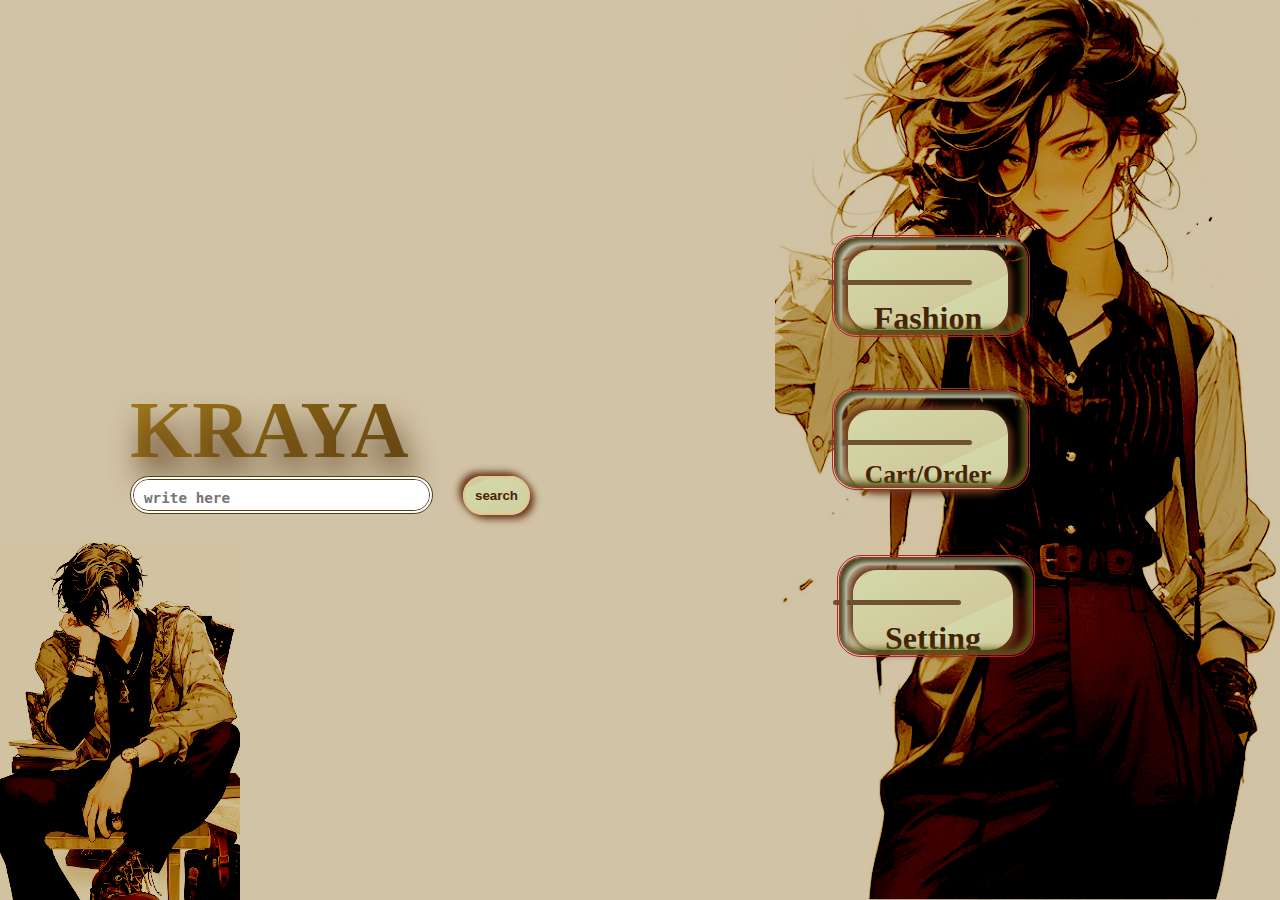
<file: index.html>
<!DOCTYPE html>
<html lang="en">

<head>
    <meta charset="UTF-8">
    <meta name="viewport" content="width=device-width, initial-scale=1.0">
    <title>Kraya</title>
    <link rel="stylesheet" href="style.css">
</head>

<body>
    <div id="container">
        <div id="inject">
            <div id="cancel">
                <div class="cross" id="fcross"></div>
                <div class="cross" id="scross"></div>
            </div>
        </div>
        <div id="box">
            <div id="text">KRAYA</div>
            <div id="wrap">
                <textarea name="text" id="searching" placeholder="write here" rows="3" cols="4"></textarea>
                <input type="button" value="search" onclick="search()">
            </div>
        </div>
        <div>
            <div id="another_box">
                <div>
                    <div class="tag fashion_tag" id="two">Fashion</div>
                    <div id="sidebar">
                        <ul id="list">
                            <li id="women" onclick="women()">Womens wear</li>
                            <li id="men" onclick="men()">Mens wear</li>
                        </ul>
                    </div>
                </div>
                <div class="tag cart_tag" id="one">Cart/Order</div>
                <div>
                    <div class="tag Setting_tag" id="three">Setting</div>
                    <div id="sidebar_two">
                        <ul id="list_two">
                            <li id="log" onclick="exchange()">Profile</li>
                            <li id="login" onclick="login()">Log-in</li>
                        </ul>
                        <div id="contact">
                            <span id="con">Contact Us</span><br>
                            <span><a href="mailto:ethical.stroke@gmail.com">ethical.stroke@gmail.com</a></span><br>
                            <span>prgyya</span>
                        </div>
    
                    </div>
                </div>
            </div>
        </div>
    </div>
    <script src="script.js"></script>
    <script src="script2.js"></script>
</body>

</html>
</file>
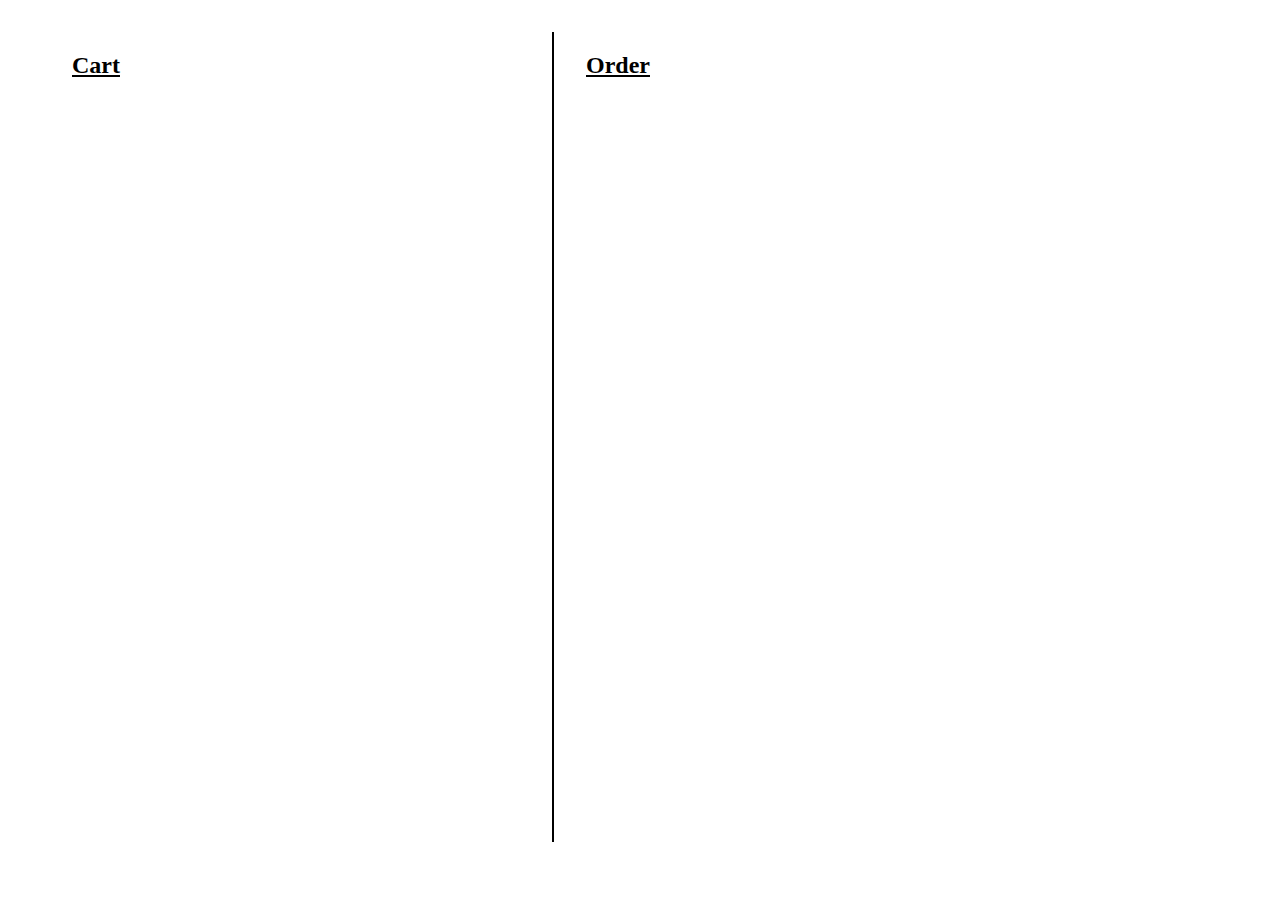
<file: cart_order.html>
<!DOCTYPE html>
<html lang="en">
<head>
    <meta charset="UTF-8">
    <meta name="viewport" content="width=device-width, initial-scale=1.0">
    <title>Document</title>
    <link rel="stylesheet" href="cart_order.css">
</head>
<body>
    <div id="holder">
        <div id="cart">
            <h2 class="heading">Cart</h2>
        </div>
        <div id="order"><h2 class="heading">Order</h2>
        </div>
    </div>

    <script src="cart_order.js"></script>
</body>
</html>
</file>
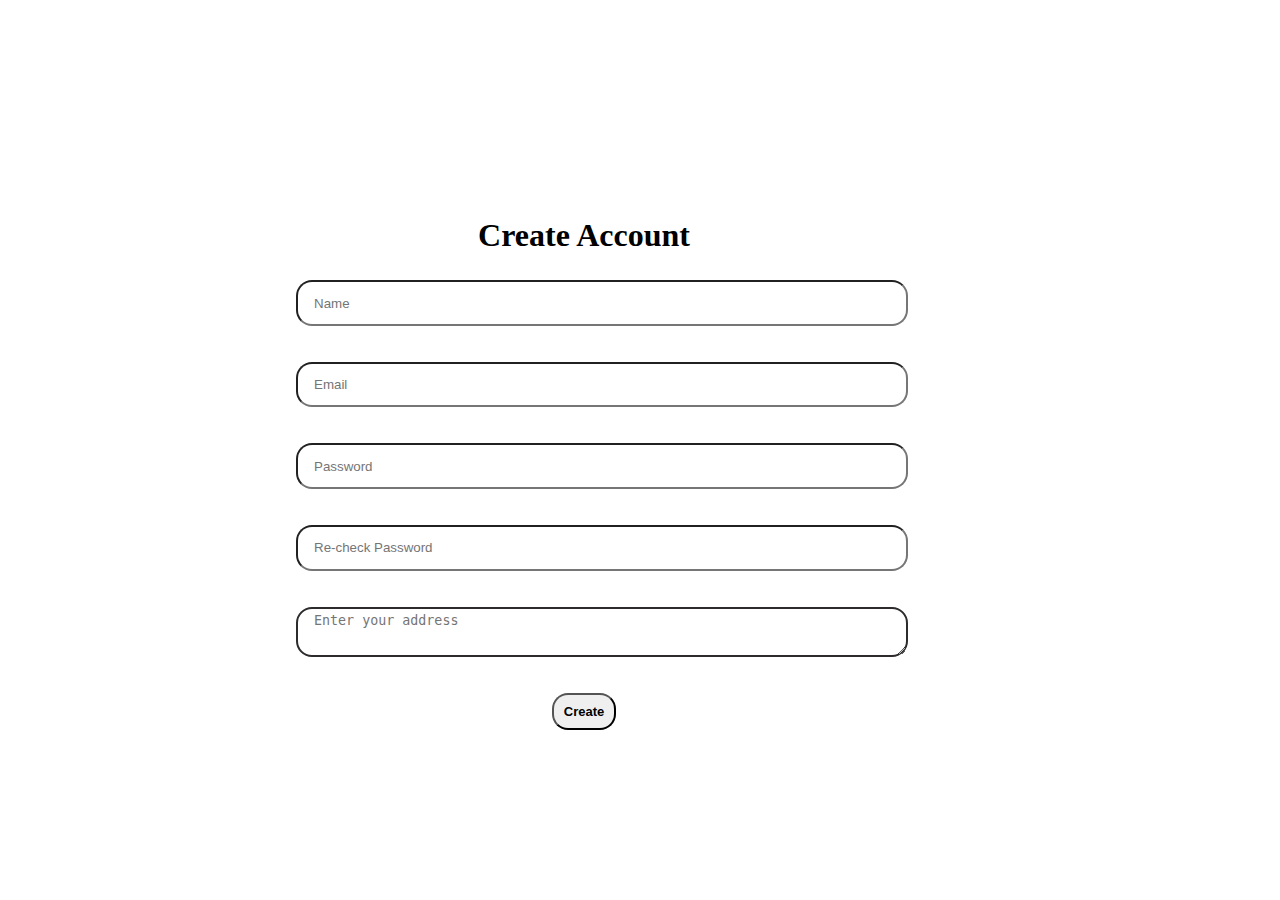
<file: create account.html>
<!DOCTYPE html>
<html lang="en">
<head>
    <meta charset="UTF-8">
    <meta name="viewport" content="width=device-width, initial-scale=1.0">
    <title>Create account</title>
    <link rel="stylesheet" href="login.css">
</head>
<body>
    <div id="data_holder">
        <h2>Create Account</h2>
        <form id="form_data">
            <input type="text" id="name" name="name" placeholder="Name"><br><br>
            <input type="email" id="email" name="email" placeholder="Email"><br><br>
            <input type="password" id="create" name="create" placeholder="Password"><br><br>
            <input type="password" id="recheck" name="recheck" placeholder="Re-check Password"><br><br>
            <textarea name="address" id="address" placeholder="Enter your address"></textarea><br><br>
            <div>
                <input type="button" id="submit_button" value="Create" ><br><br>
            </div>
        </form>
    </div>

</body>
</html>
</file>
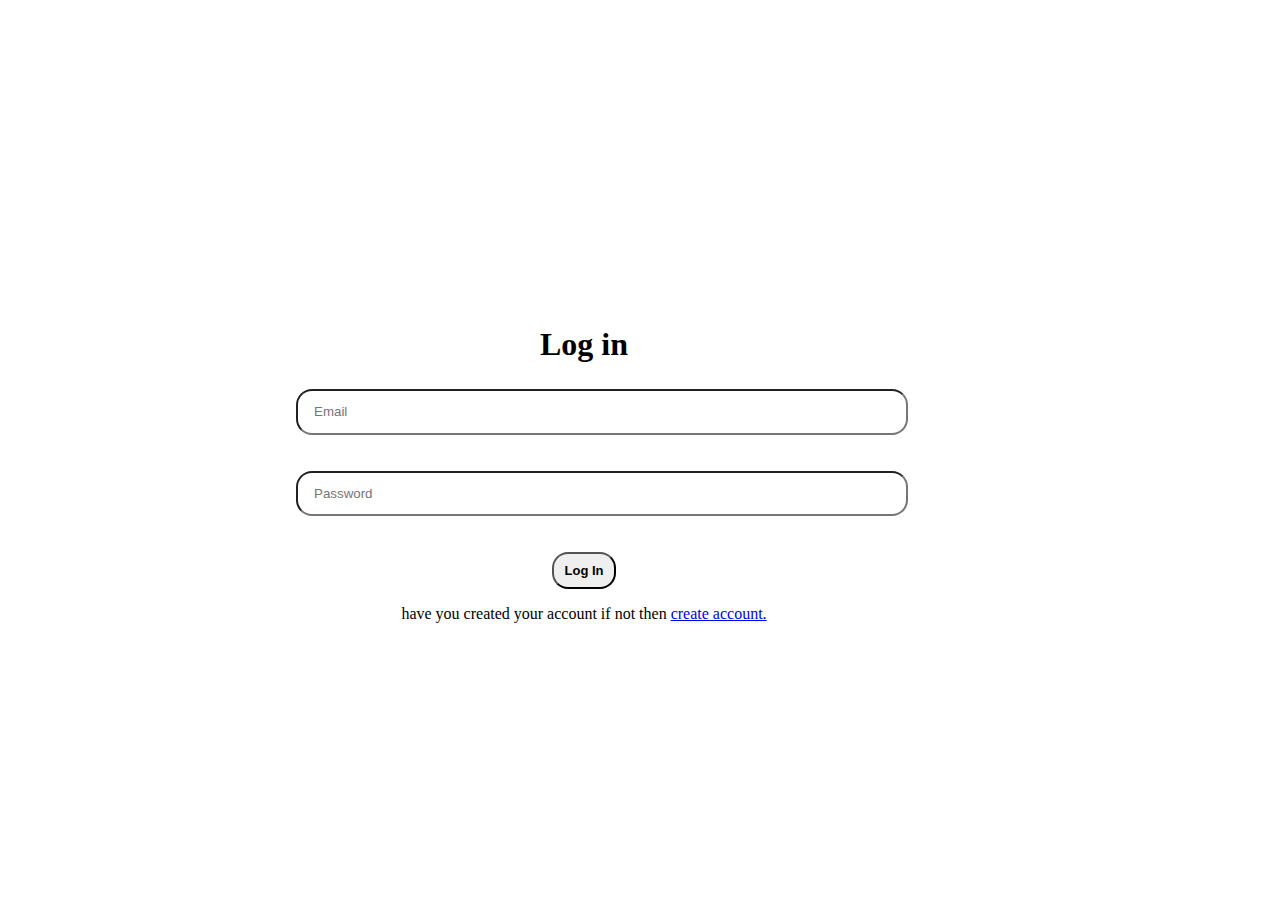
<file: login.html>
<!DOCTYPE html>
<html lang="en">
<head>
    <meta charset="UTF-8">
    <meta name="viewport" content="width=device-width, initial-scale=1.0">
    <title>login</title>
    <link rel="stylesheet" href="login.css">
</head>
<body>
    <div id="data_holder">
        <h2>Log in</h2>
        <form id="form_data">
            <input type="email" id="email" name="email" placeholder="Email"><br>
            <br>
            <input type="password" id="password" name="password" placeholder="Password"><br><br>
            <div>
                <input type="button" id="submit_button" Value="Log In">
            </div>

            <div id="error"></div>
        
            <div>
                <p>have you created your account if not then <a href="create account.html">create account.</a></p>
            </div>
        </form>
    </div>
</body>
</html>
</file>
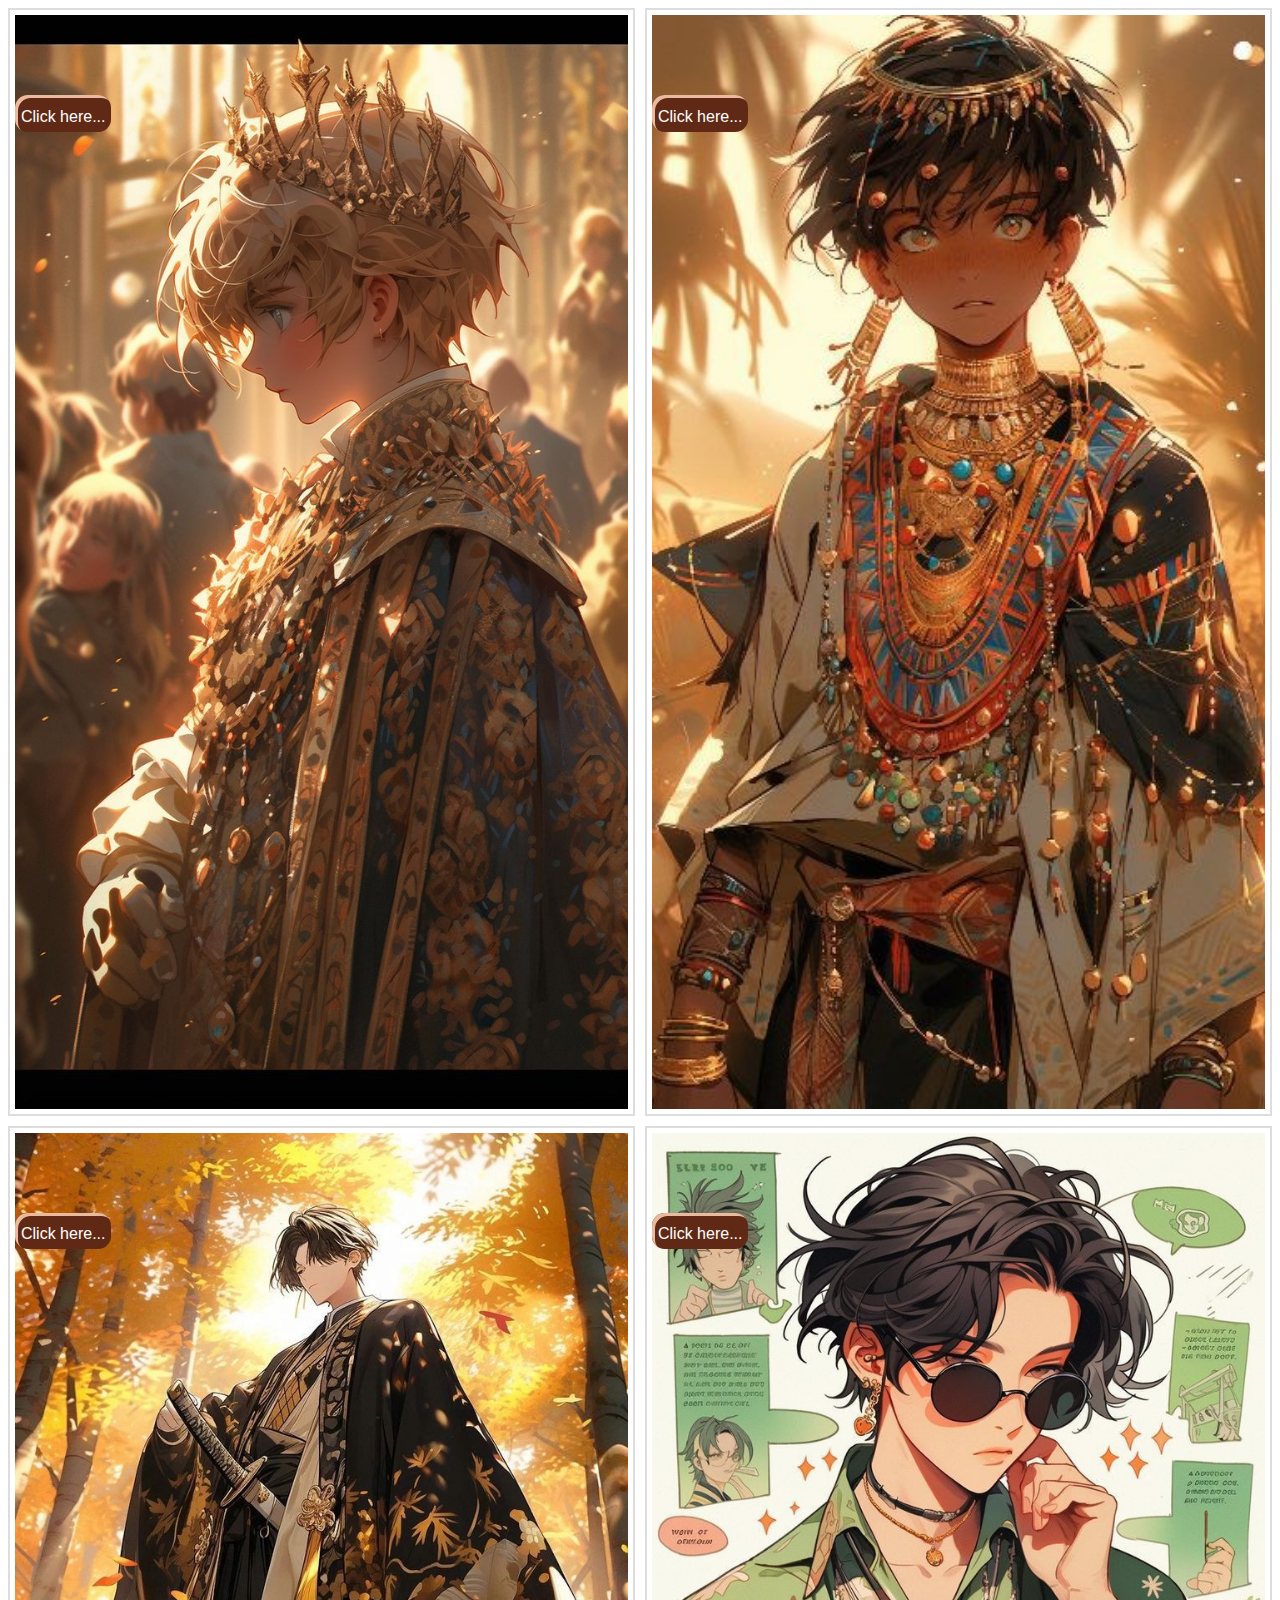
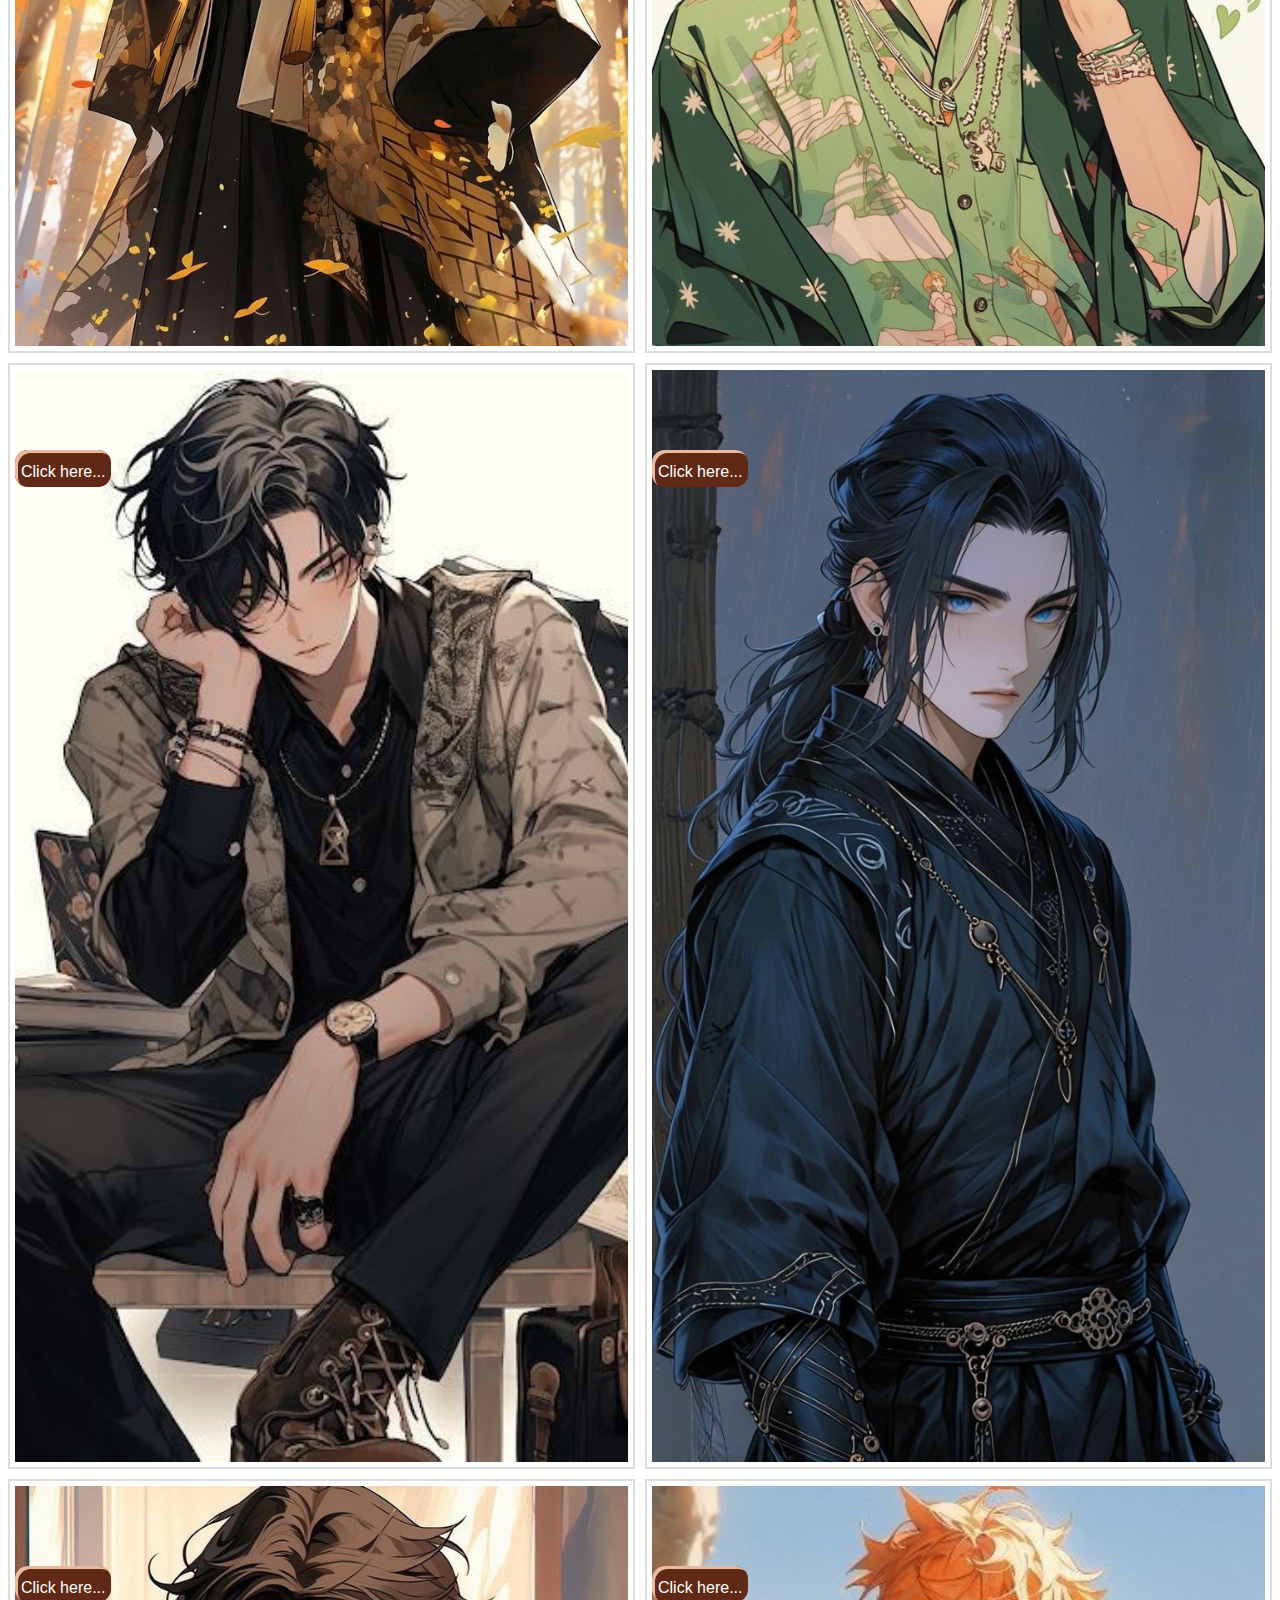
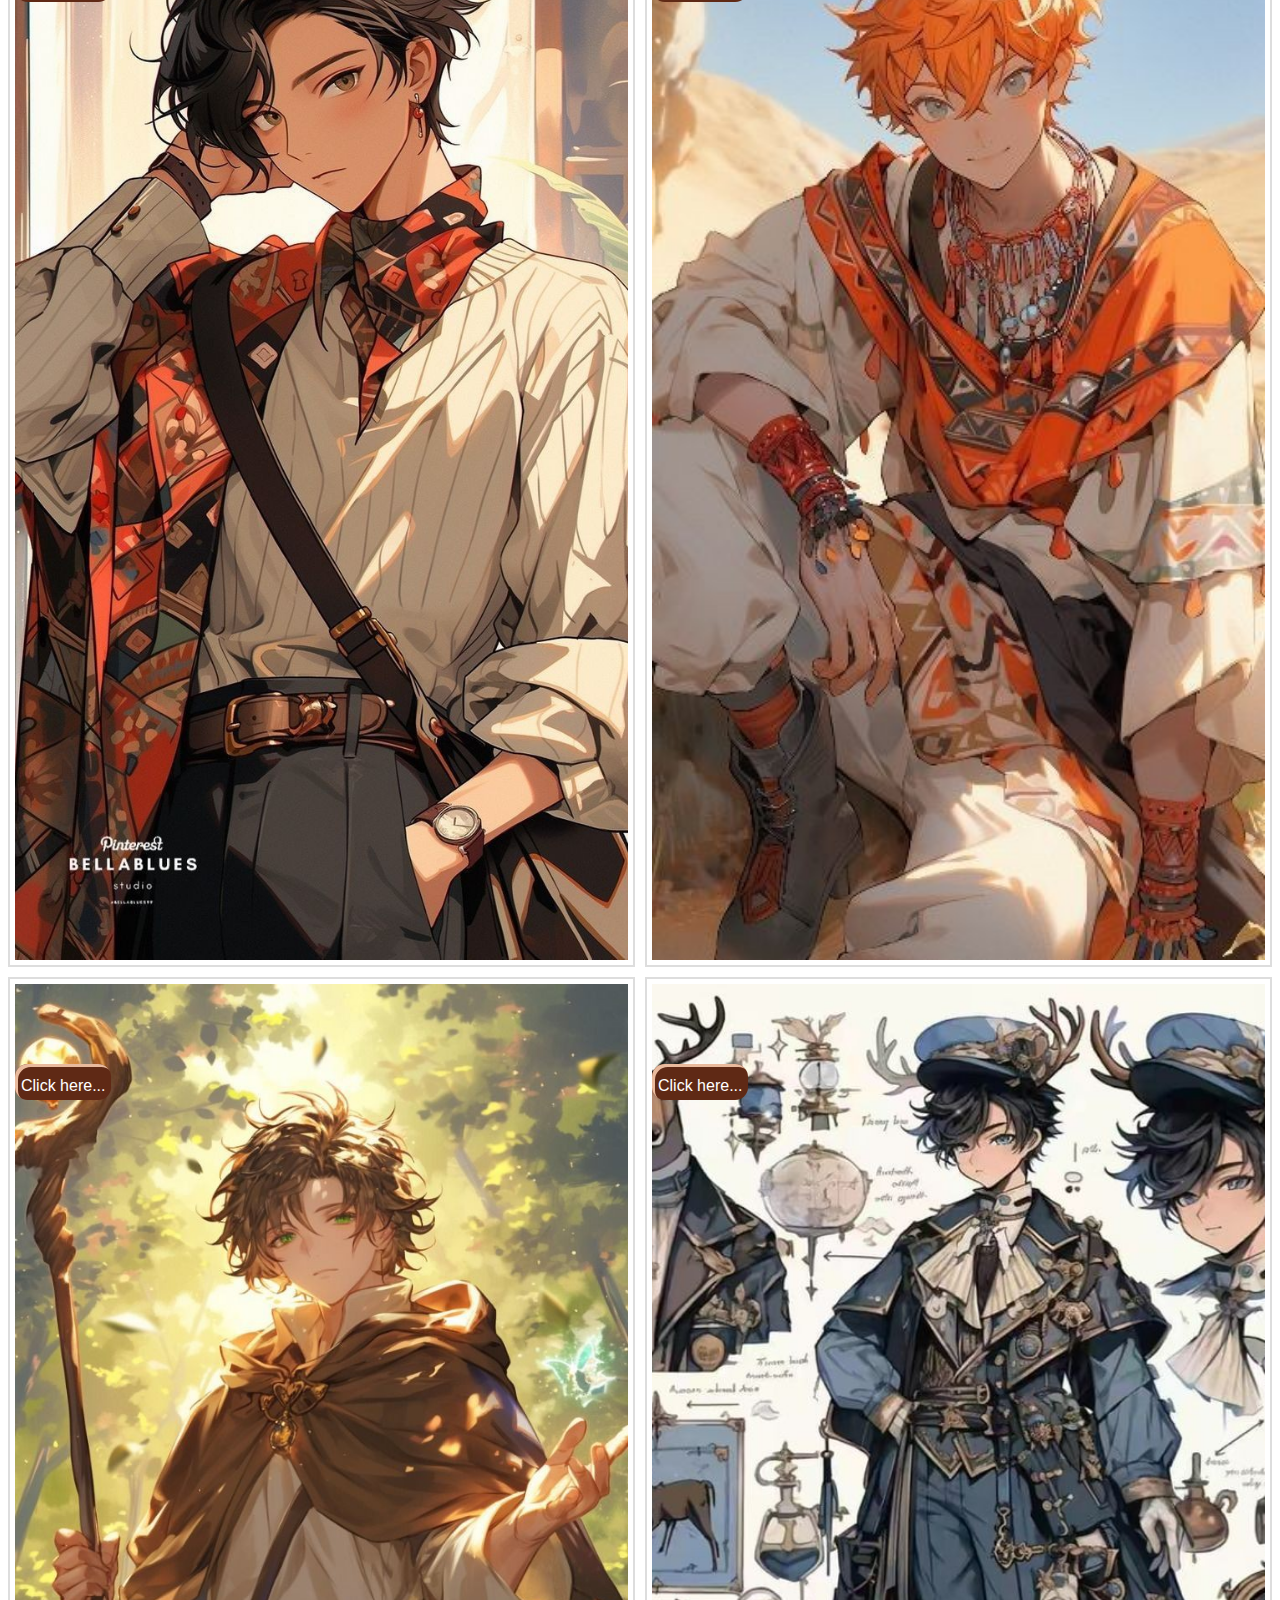
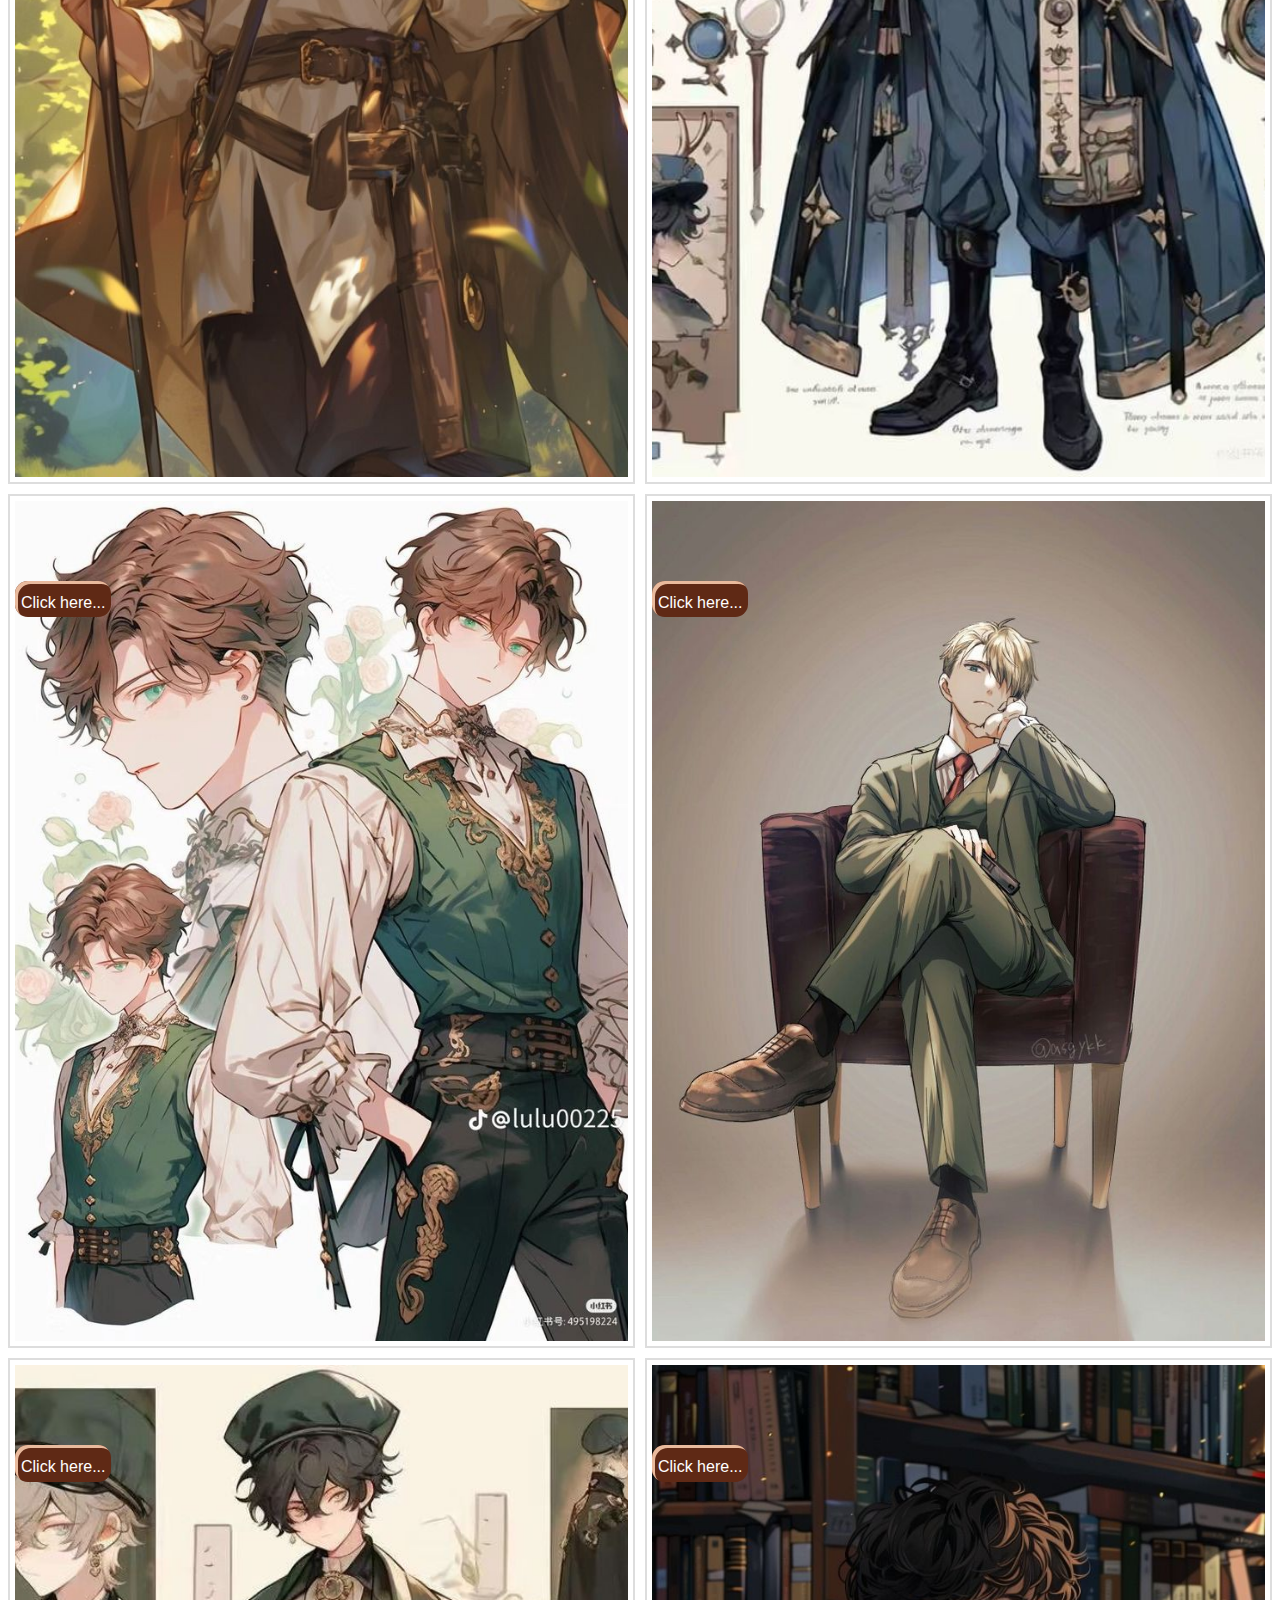
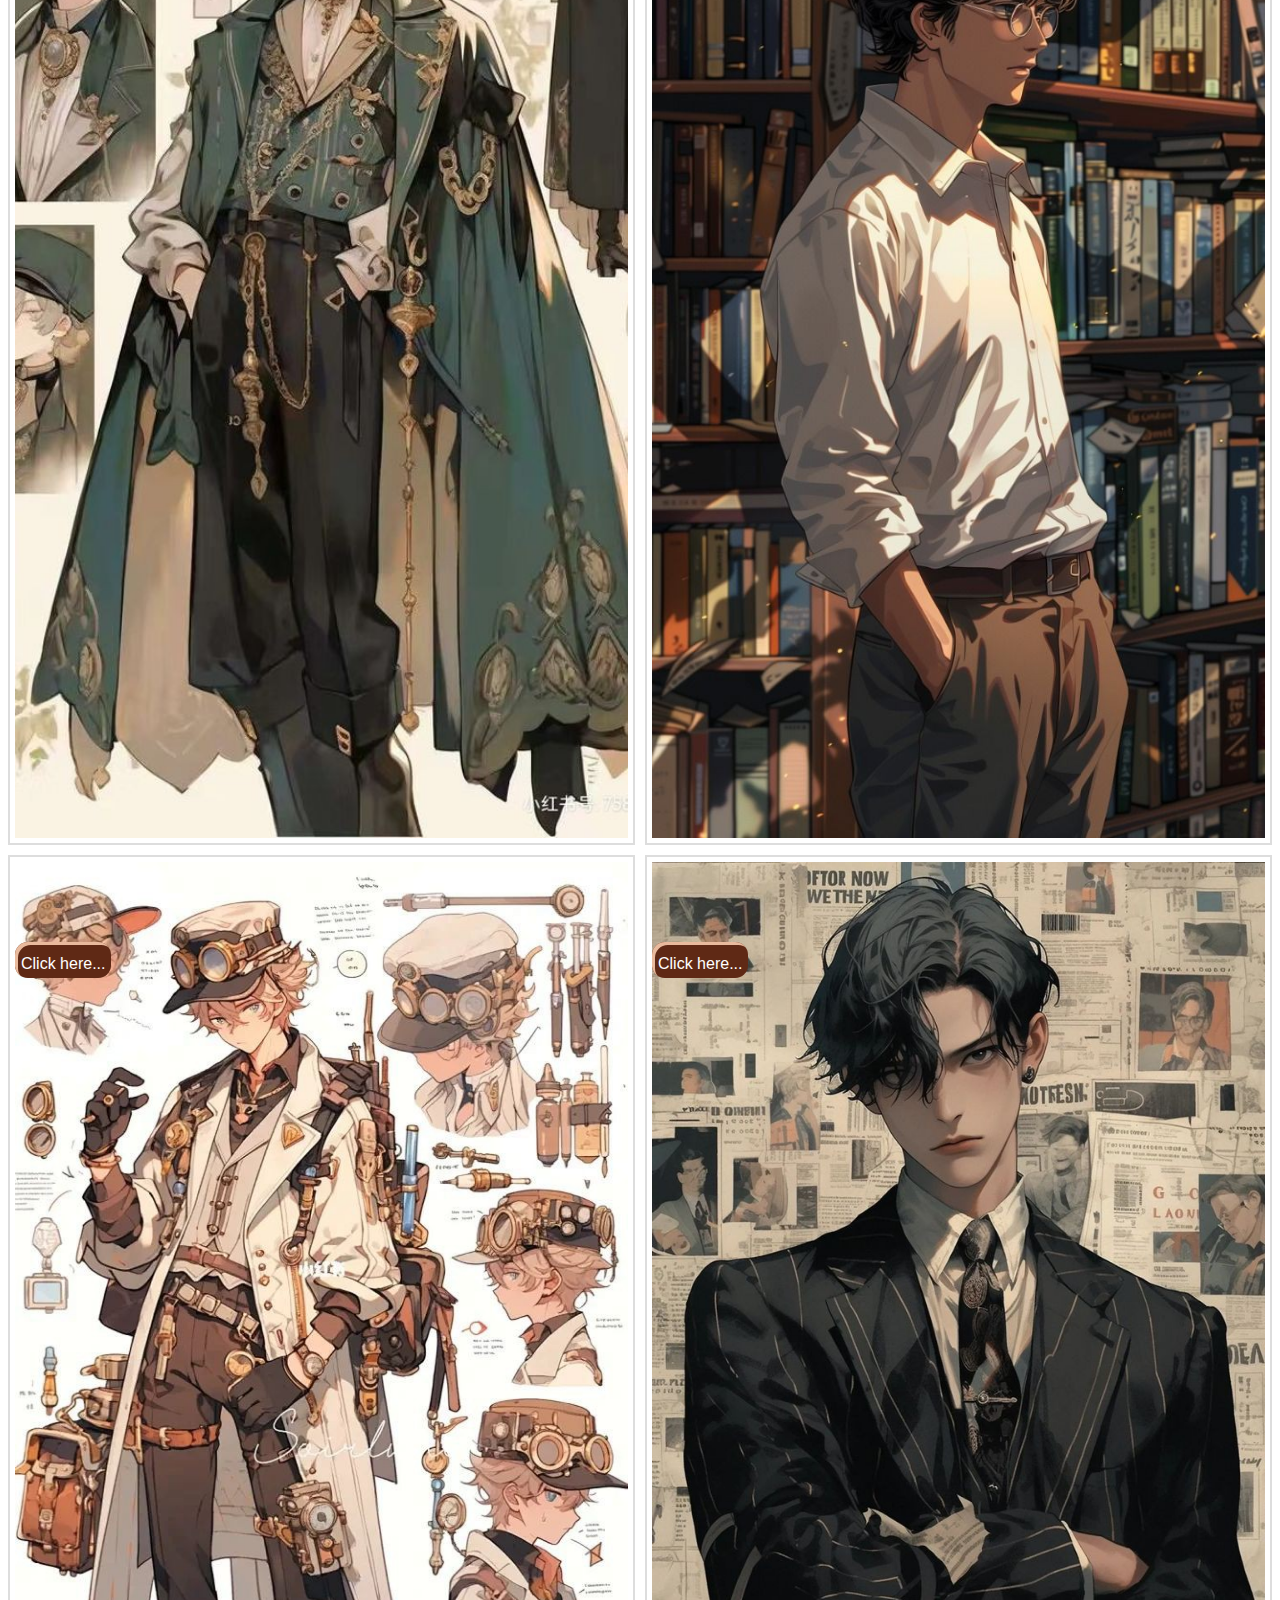
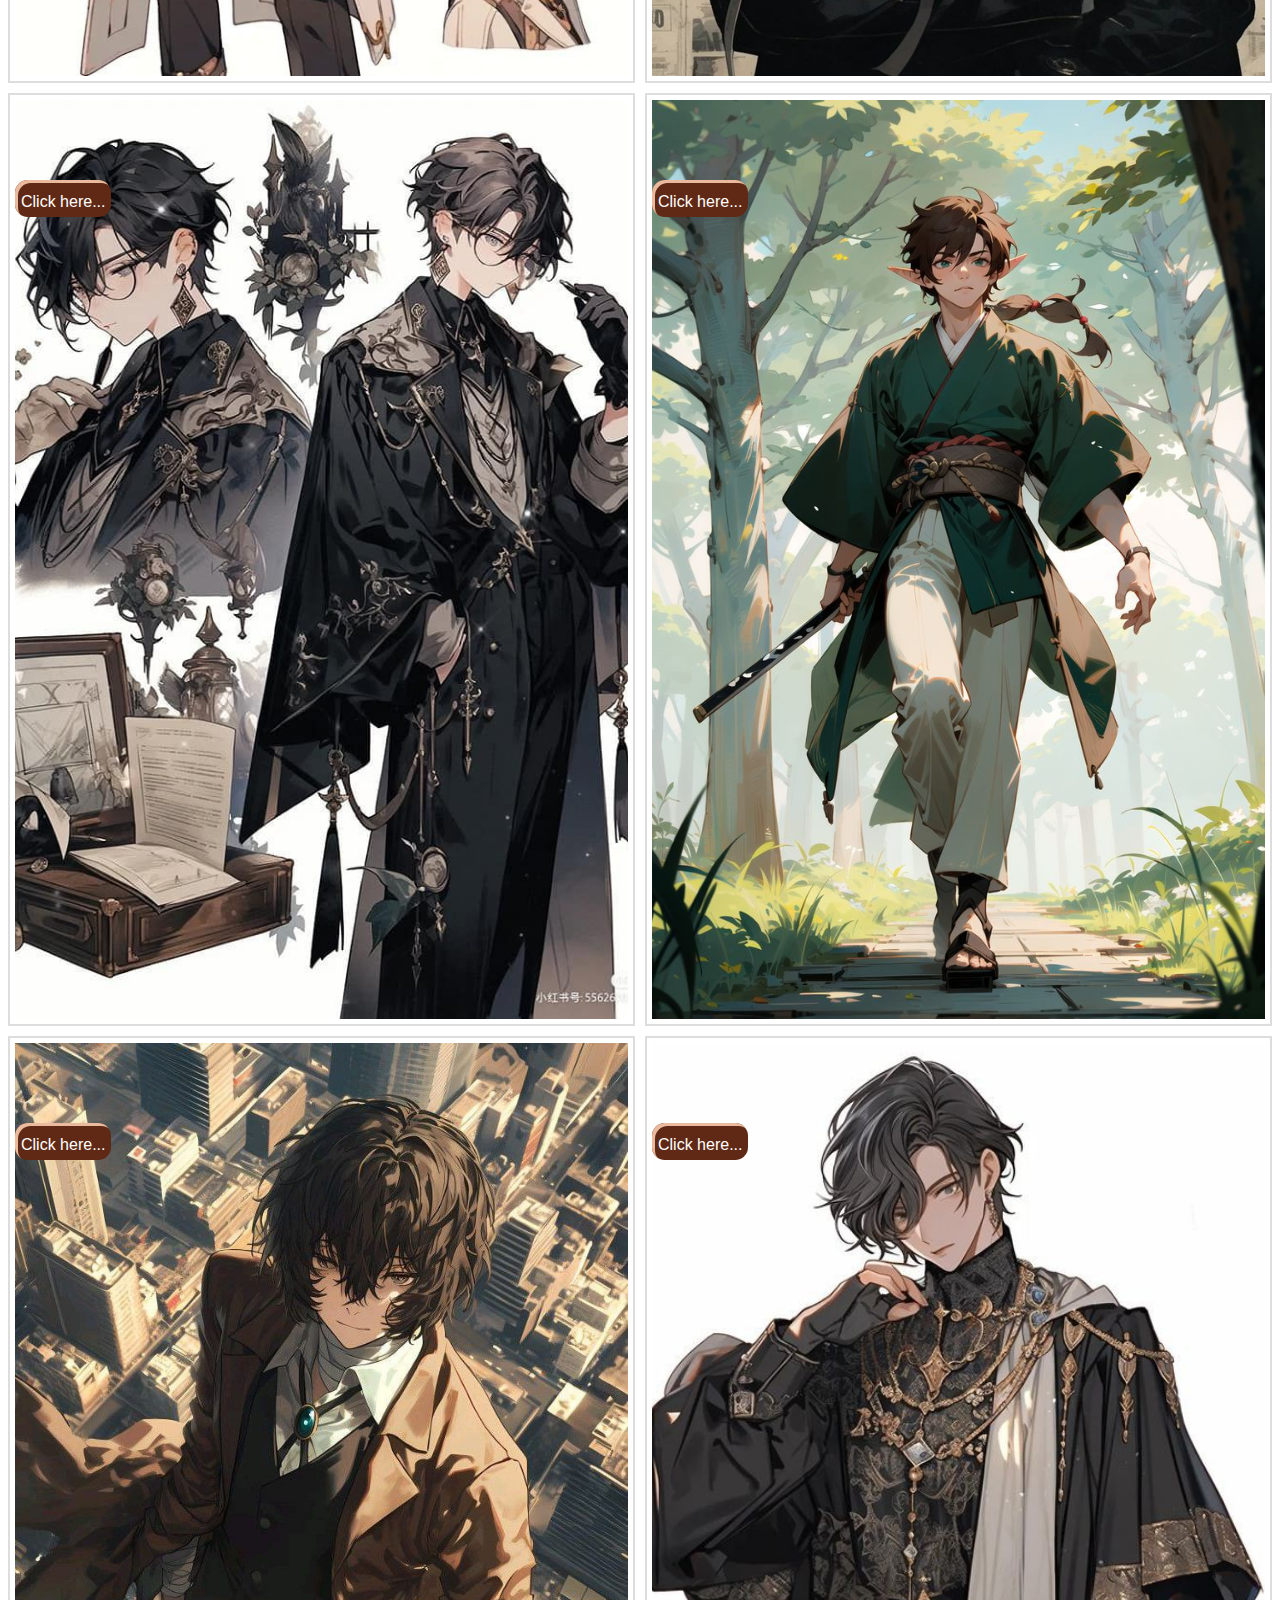
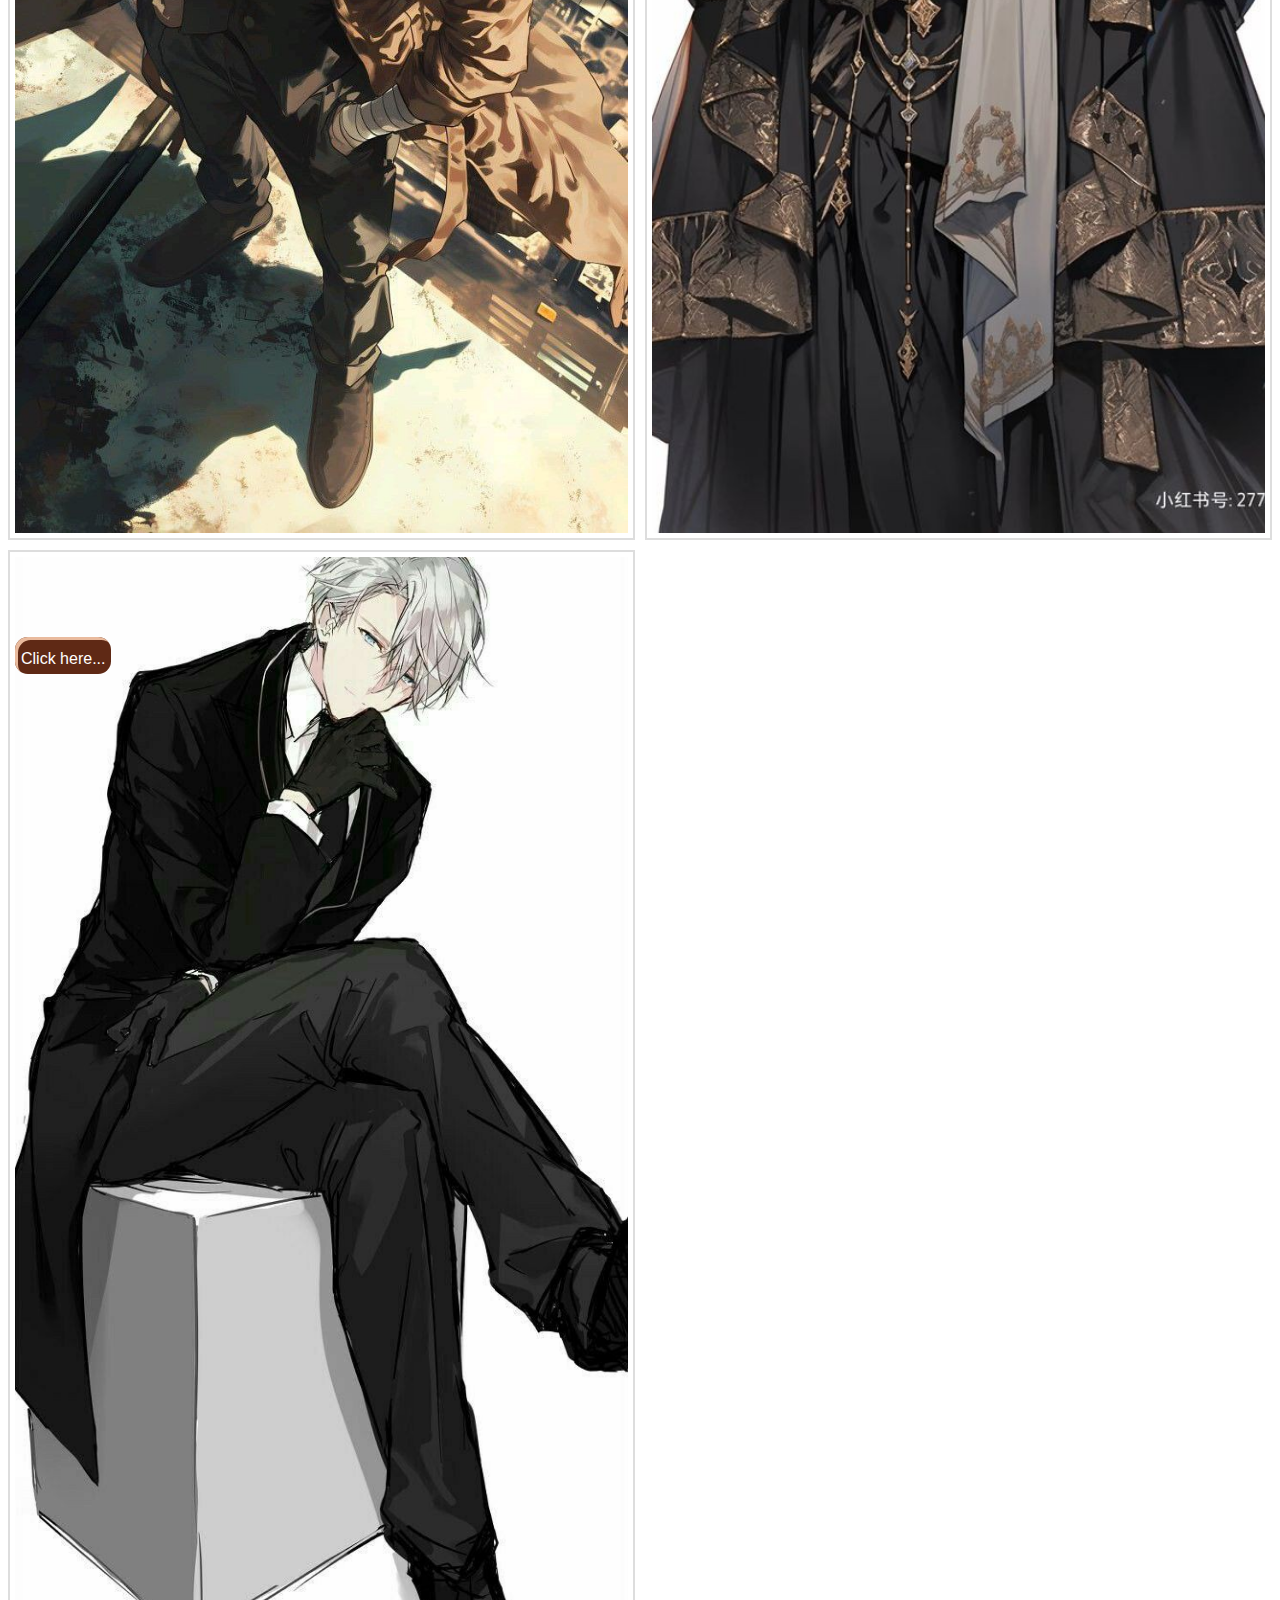
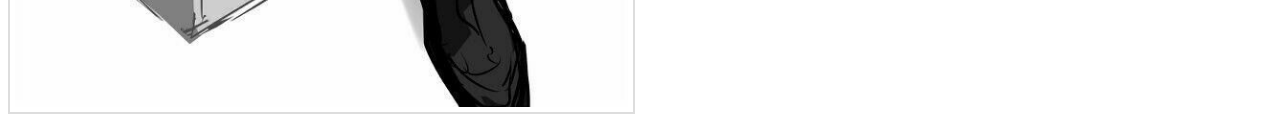
<file: men.html>
<!DOCTYPE html>
<html lang="en">
<head>
    <meta charset="UTF-8">
    <meta name="viewport" content="width=device-width, initial-scale=1.0">
    <title>men fashion</title>
    <link rel="stylesheet" href="fashion.css">
</head>
<body>
    <div id="div_container"></div>
    <script src="men.js"></script>
</body>
</html>
</file>
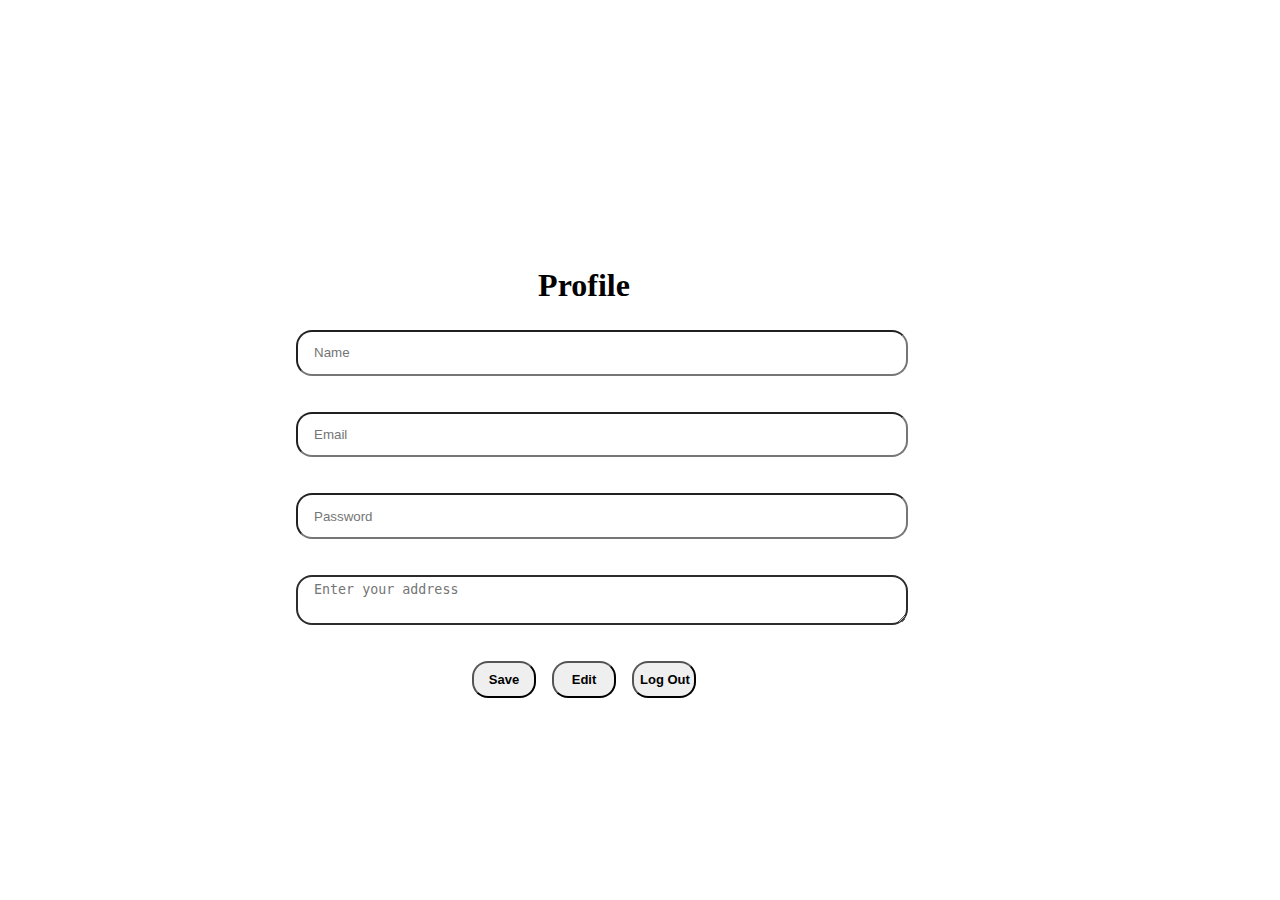
<file: Profile.html>
<!DOCTYPE html>
<html lang="en">

<head>
    <meta charset="UTF-8">
    <meta name="viewport" content="width=device-width, initial-scale=1.0">
    <title>PROFILE</title>
    <link rel="stylesheet" href="login.css">
</head>

<body>
    <div id="data_holder">
        <h2>Profile</h2>
        <form id="form_data">
            <input type="text" id="name" name="name" placeholder="Name" required><br><br>
            <input type="email" id="email" name="email" placeholder="Email" required><br><br>
            <input type="password" id="password" name="password" placeholder="Password" required><br><br>
            <textarea name="address" id="address" placeholder="Enter your address" required></textarea><br><br>
            <div id="btn_grp">
                <input type="button" id="submit_button" value="Save">
                <input type="button" value="Edit" id="edit">
                <input type="button" id="log_out" value="Log Out">
            </div>
        </form>
    </div>

</body>

</html>
</file>
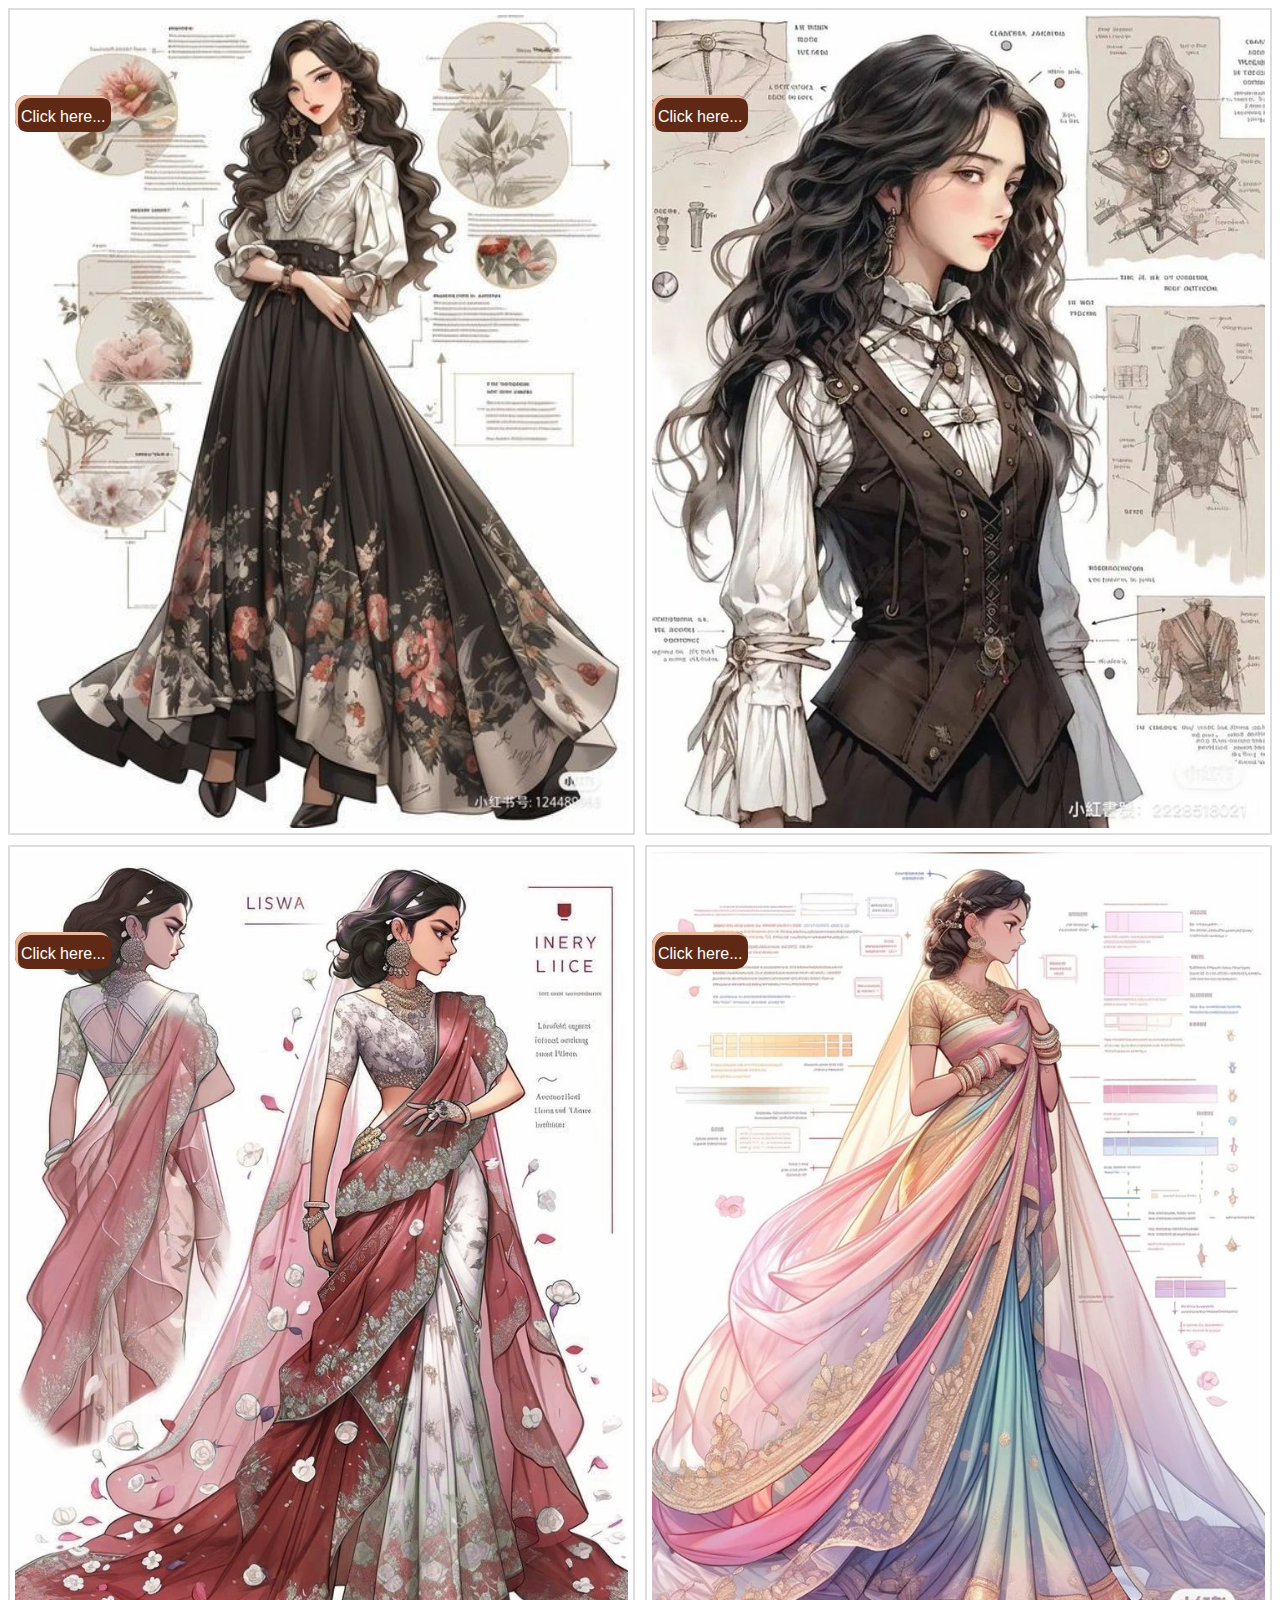
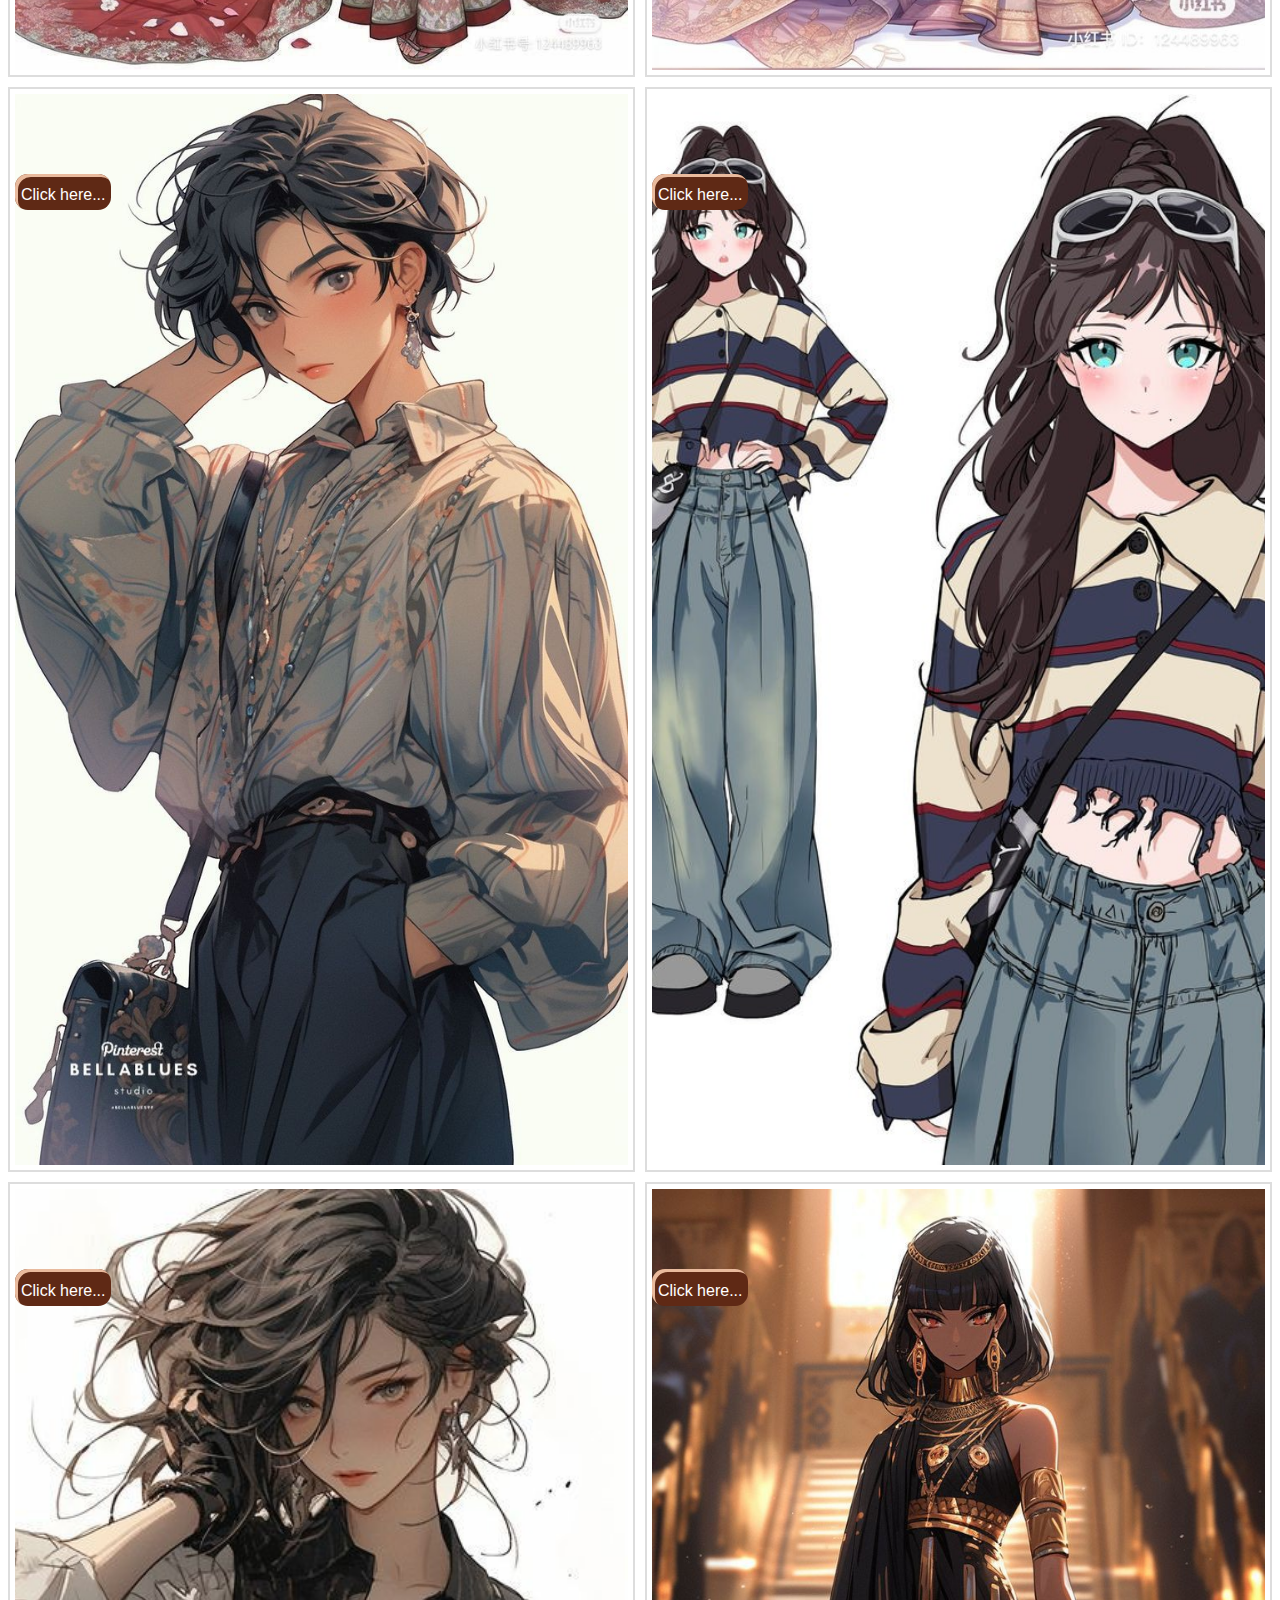
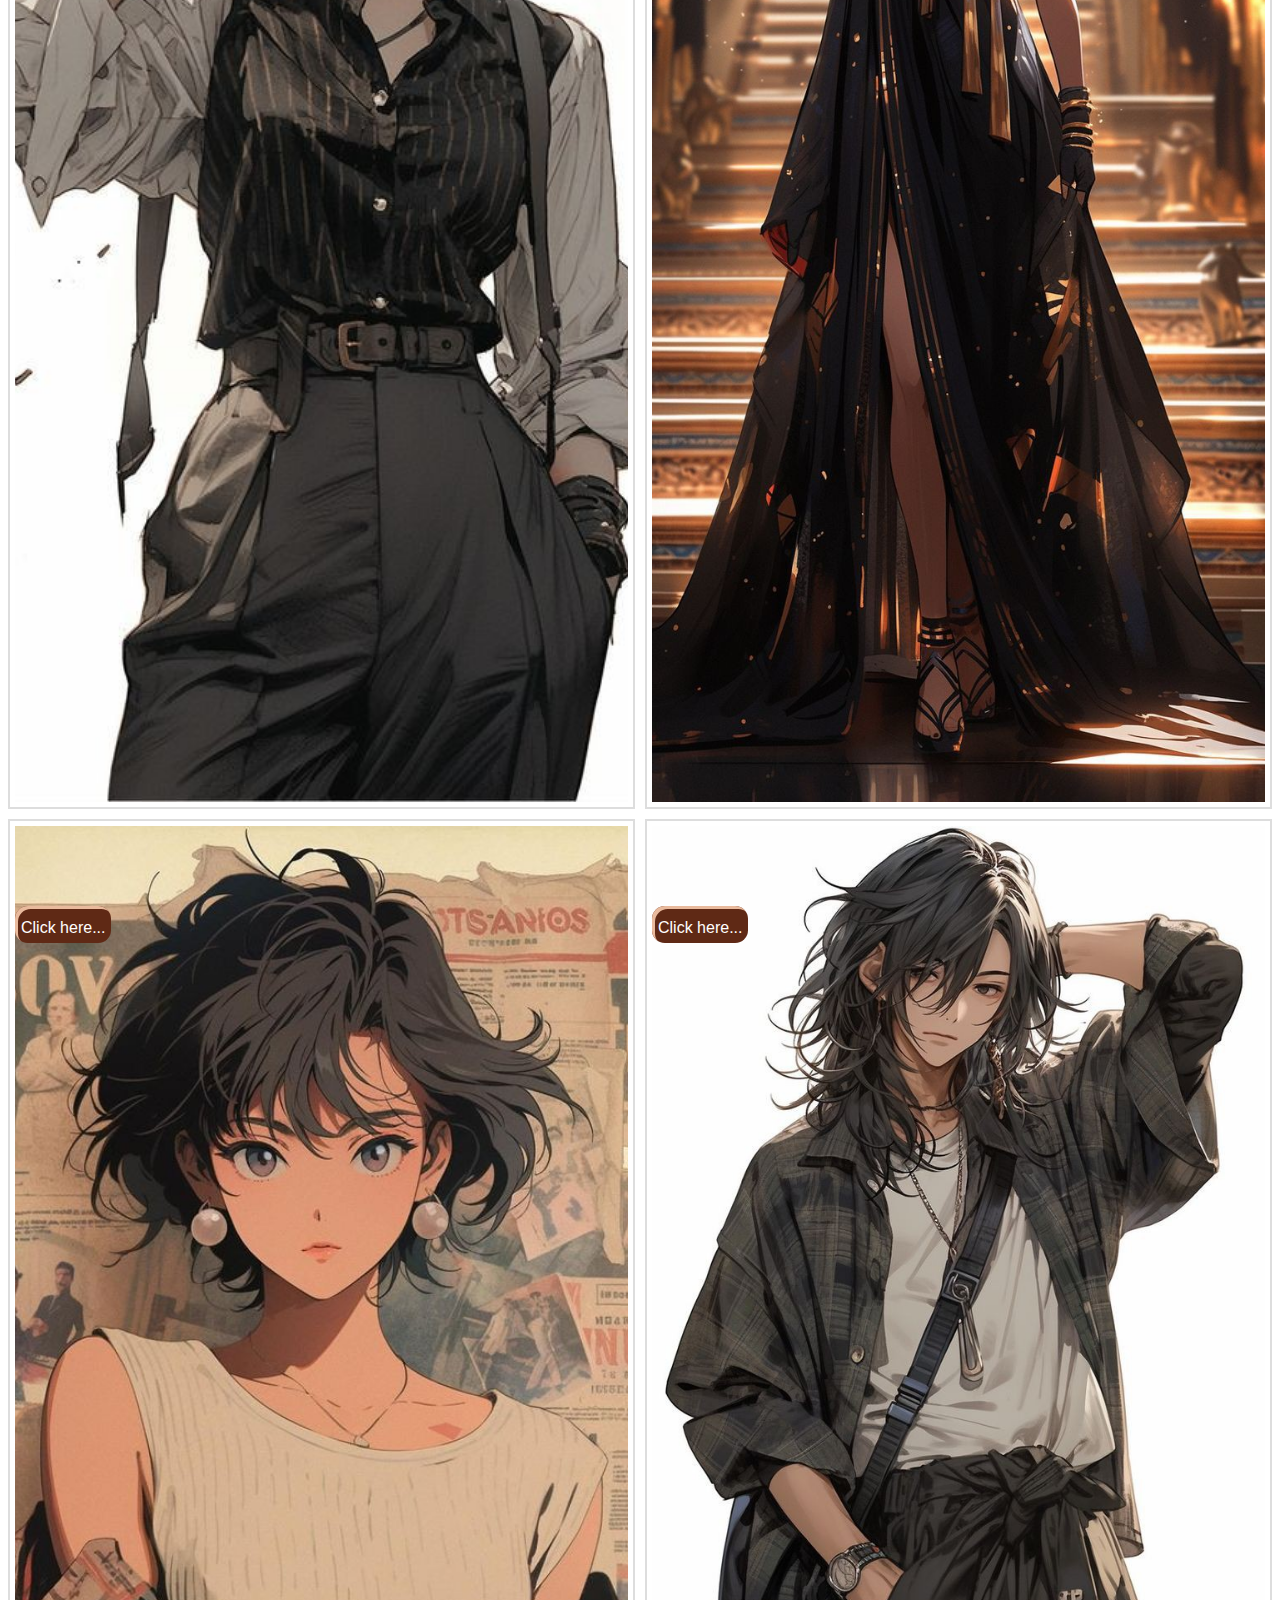
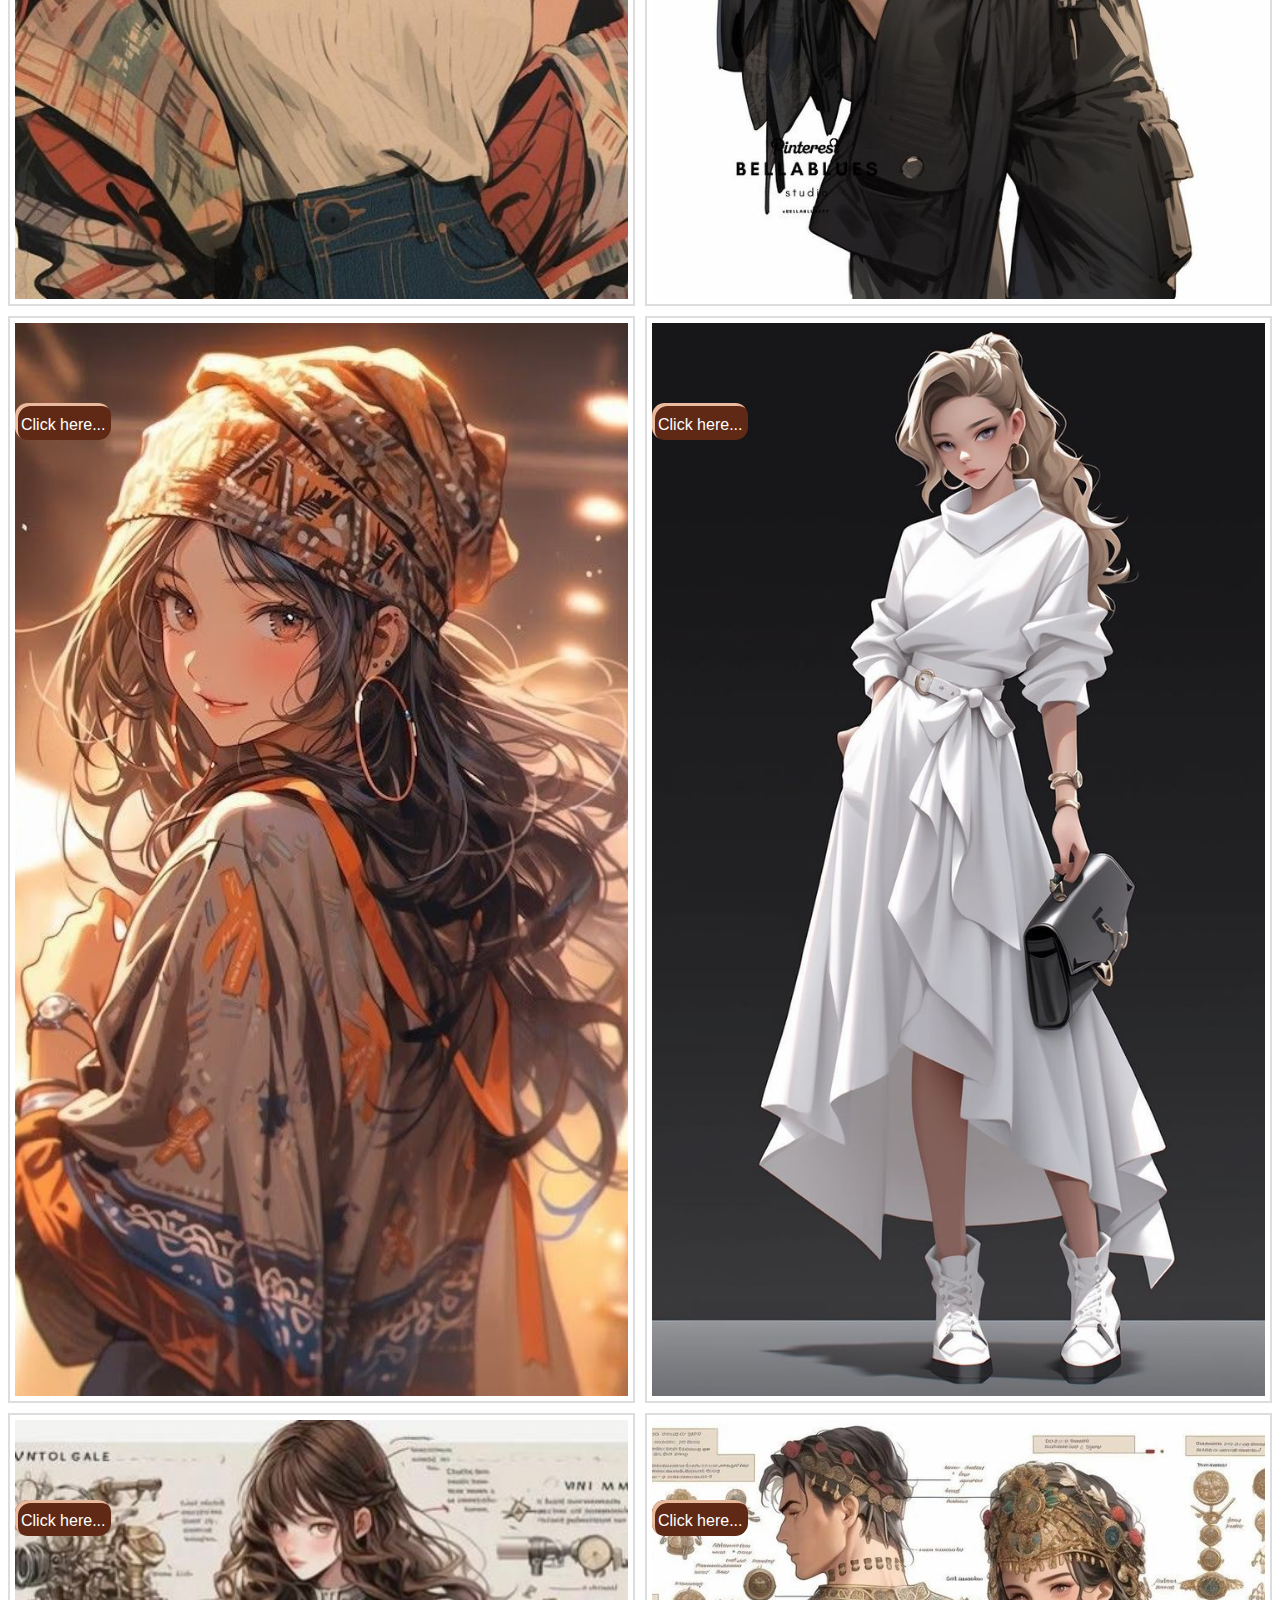
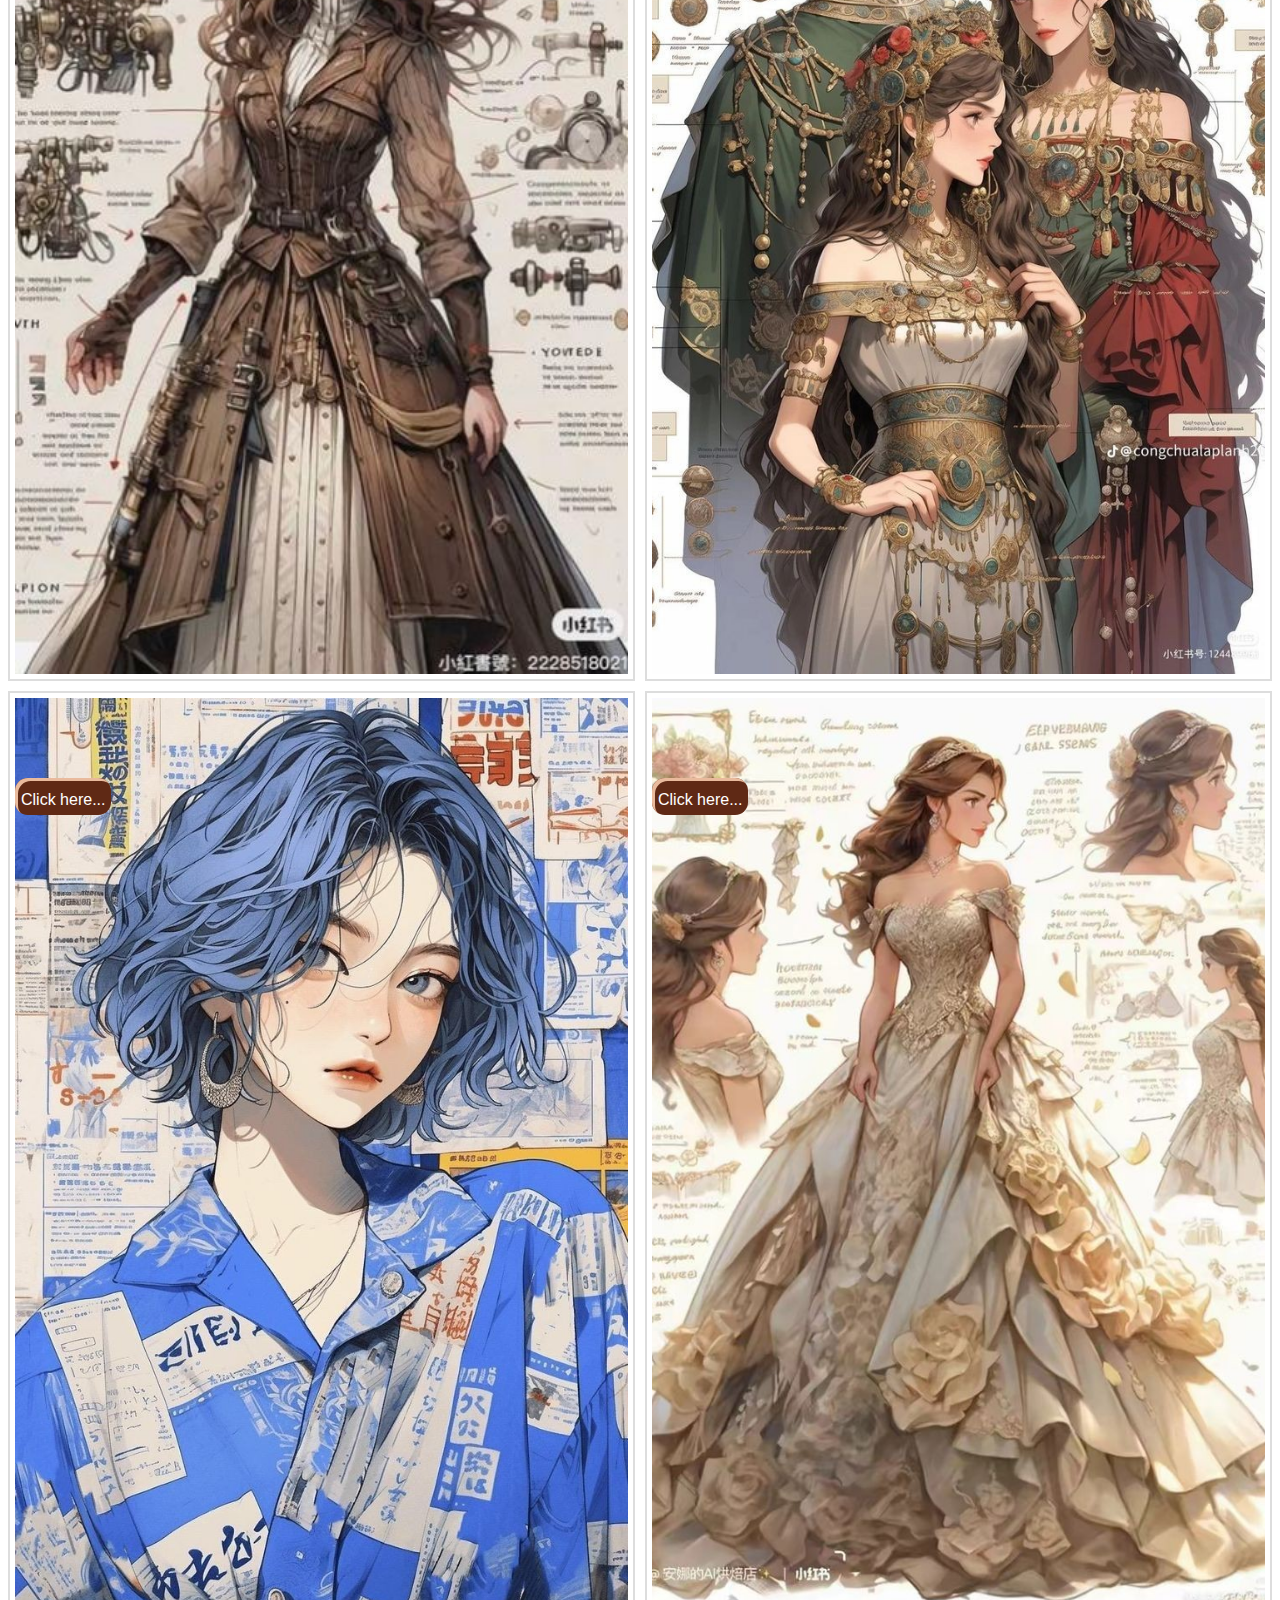
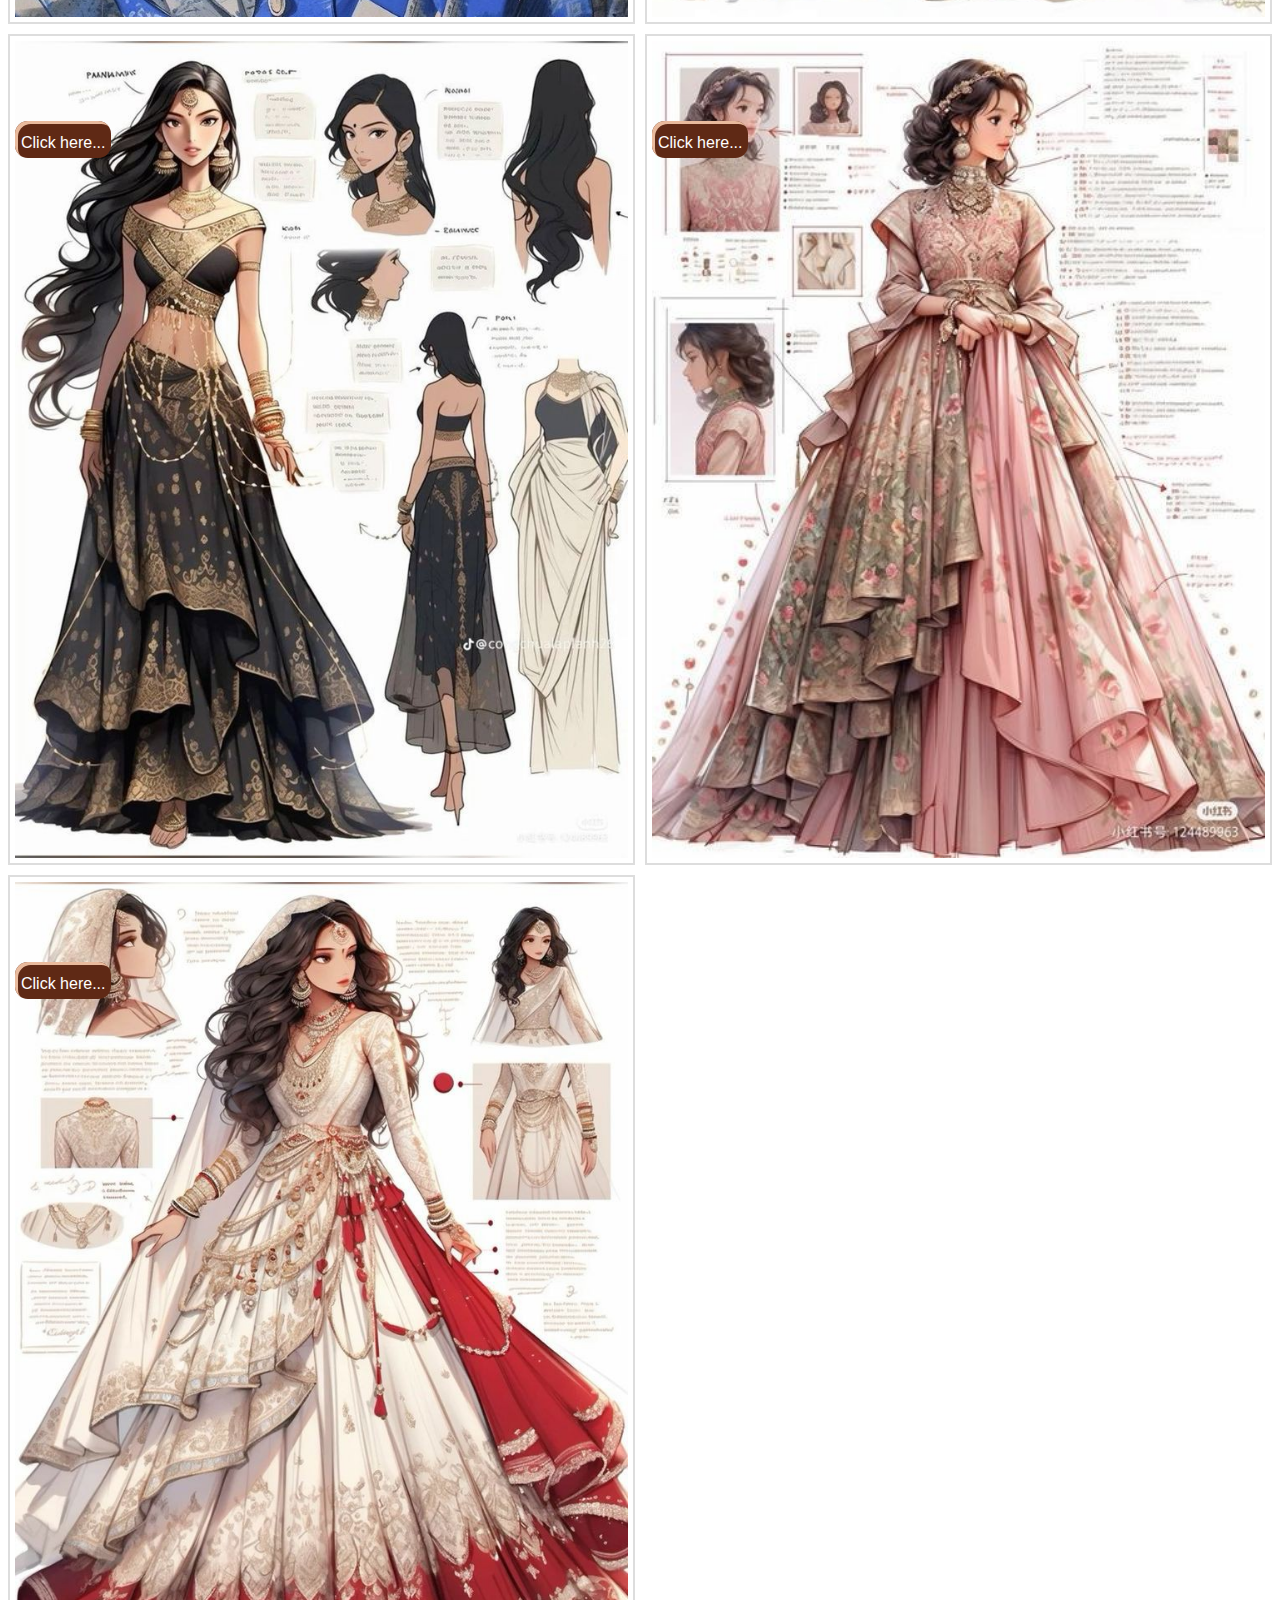
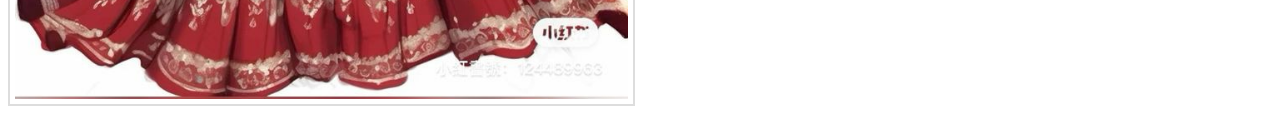
<file: women.html>
<!DOCTYPE html>
<html lang="en">
<head>
    <meta charset="UTF-8">
    <meta name="viewport" content="width=device-width, initial-scale=1.0">
    <title>Women fashion</title>
    <link rel="stylesheet" href="fashion.css">
</head>
<body>

    <div id="div_container"> </div>

    <script src="women.js"></script>
</body>
</html>
</file>
<file: style.css>
*{
    box-sizing: border-box;
}
body{
    padding:0;
    margin:0;
}
:root{
    --background:linear-gradient(to right,rgb(239, 200, 200),rgb(226, 226, 140));
    --back:linear-gradient(to right,rgb(221, 196, 161),
    rgb(175, 208, 157));
    --background2:repeating-linear-gradient(
        155deg,
        rgb(215, 200, 200) 10px,
        rgb(211, 216, 168) 10px,
        rgb(208, 201, 155) 90px
    );
    --text:rgb(71, 35, 6);
    --shadow:4px 4px 7px rgb(106, 55, 29),-4px -4px 7px rgb(106, 55, 29);
}
#container{
    width:100svw;
    height:100svh;
    background-color: #d1c3a5;
    background-image:url('kraya room/nine.jpg'),url('kraya room/twentySeven.jpg');
    background-repeat: no-repeat;
    background-position: left bottom,right;
    background-size: 15rem,contain;
    background-blend-mode: color-burn;
    display:flex;
}
#box{
    width:50svw;
    height:100svh;
    display:flex;
    flex-direction: column;
    justify-content: center;
    padding-left:130px;
}
#text{
    font-size: 10em;
    font-weight: 900;
    background:linear-gradient(to right,rgb(160, 120, 26),rgb(80, 52, 10));
    color: transparent;
    background-clip:text;
    text-shadow: 6px 20px 30px #593a1b;
}

#contact{
    display:flex;
    flex-direction: column;
    flex-wrap: wrap;
    color:white;
}
#contact a{
    color:white;
} 
#con{
    border-bottom:2px double white;
}


#searching{
    width:20rem;
    height:2.4rem;
    border-radius:2rem;
    padding:10px;
    border:4px rgb(83, 61, 19) double;
    outline:none;
    resize:none;
    font-size: 1.1em;
    font-weight: 800;
    color:var(--text);
}
#searching::-webkit-scrollbar{
    display:none;
}
#wrap{
    width:35rem;
    display:flex;
    justify-content: center;
}
input[type='button']{
    border-radius:2rem;
    margin-left:30px;
    border:2px rgb(228, 199, 144) solid;
    box-shadow: var(--shadow);
    color:var(--text);
    padding:10px;
    font-weight: bolder;
    background:var(--background2)
}
input[type='button']:hover{
    box-shadow: 5px 5px 7px black;
    background:var(--back);
    border:2px rgb(86, 62, 19) solid;
}
#another_box{
    height:100svh;
    width:50svw;
    position:relative;
    display:flex;
    flex-direction: row;
    flex-wrap: wrap;
    justify-content: center;
    align-content: center;
    gap: 5rem;
}
.tag{
    justify-content: space-between;
    width:15rem;
    height:10rem;
    background:var(--background2);
    box-shadow: 4px 4px 7px rgb(106, 55, 29),-4px -4px 7px rgb(106, 55, 29);
    border-radius: 2rem;
    text-align: center;
    padding-top:50px;
    font-size: 2em;
    font-weight: 600;
    color:var(--text);
}
.tag::after{
    content:" ";
    position:relative;
    bottom:10.7rem;
    right:1rem;
    height:12rem;
    width:17rem;
    border:3px brown double;
    filter:blur(0.5px);
    box-shadow: inset -5px -5px 7px rgb(87, 84, 23),
    inset 5px 5px 7px rgb(67, 64, 19),inset 7px 7px 2px white;
    border-radius:3rem;
    display:flex;
    justify-content: flex-start;
    align-self: flex-start;
    z-index:10;
}
.tag::before{
    content:" ";
    position: relative;
    height:3rem;
    width:10rem;
    box-shadow: -20px -20px rgb(111, 82, 52);
    border-radius: 2rem;
    display:flex;
    justify-content:flex-start;
    align-content:flex-start;
}
#one{
    width:17rem;
}
#one::after{
    width:18.8rem;
}
#three{
    width:20rem;
    font-size: 2em;
    margin-left:100px;
}
#three::before{
    width:20rem;
}
#three::after{
    position:relative;
    width:22rem;

}
.tag:hover{
    text-shadow:4px 4px rgb(241, 234, 234);
    background:var(--back);
    transition:background 0.7s,color 0.7s;
    box-shadow: inset -6px -6px 6px rgb(75, 65, 45);
    border: none;
}
a{
   text-decoration: none;
   color:rgb(71, 35, 6);
}
li{
    padding:2rem 6rem 3rem 6rem;
    list-style-type: none;
    border-radius: 2rem;
    border: 3.4px #f7f7f7 double;
    margin-bottom:3rem;
    color:#f3ede6;
    text-decoration: none;
    font-size: 2em;
    font-weight: 700;
}
#sidebar_two,#sidebar{
    position:absolute;
    top:14rem;
    left:-200px;
    transform:translateX(-80rem);
    transition:transform 1s;
}
#box.clicked ,
.fashion_tag.clicked,
.Setting_tag.clicked{
    background-color: rgb(197, 140, 87);
    background-image:url("kraya room/one.jpg"),url("kraya room/twentyNine.jpg");
    background-repeat: no-repeat;
    background-position: left bottom,right;
    background-size: 18rem,30rem 46rem;
    background-blend-mode: color-burn;
    content-visibility: hidden;
    transition:background 1s;
}
li:hover{
    background-color: rgba(234, 177, 119, 0.778);
}
#inject{
    position:absolute;
    top:5%;
    left:20%;
    height:40rem;
    width:55rem;
    background-color: rgba(254, 233, 149, 0.441);
    box-shadow: 20px 20px 60px #00000041,inset -20px -20px #f8dc7041;
    z-index:-30;
    display:flex;
    border-radius: 2rem;
    transform: translate(-100rem);
}
#inject::after{
    content: " ";
    height:37rem;
    width:50rem;
    position:absolute;
    top:24px;
    left:40px;
    box-shadow: 20px 20px 60px #00000041,inset -20px -20px #f8dc7041;
    border-radius: 2rem;
    z-index: -31;
}
#cancel{
    height:3rem;
    width:3rem;
    position:absolute;
    left:58.4rem;
}
.cross{
    height:0.5rem;
    width:3rem;
    background-color: #ffffff; 
}
#fcross{
    position:absolute;
    transform:rotate(45deg);
}
#scross{
    transform:rotate(-41deg);
}


@media (max-width:1306px) and (min-width:830px) {
    #another_box {
        display: flex;
        flex-direction: column;
        justify-content: center;
        align-items: center;
        margin-right: 2rem;
        position: relative;
    }

    .tag {
        height: 5rem;
        width: 10rem;
        border-radius: 1.5rem;
    }

    .tag::after {
        position: relative;
        top: -6.4rem;
        height: 6rem;
        width: 12rem;
        border-radius: 1.5rem;
    }

    .tag::before {
        position: absolute;
        height: 0.3rem;
        width: 9rem;
    }

    #one {
        width: 10rem;
        font-size: 1.6em;
    }

    #one::after {
        width: 12rem;
    }

    #three {
        width: 10rem;
        font-size: 2em;
        margin-left: 10px;
    }

    #three::before {
        width: 8rem;
    }

    #three::after {
        position: relative;
        width: 12rem;
    }

    #text {
        font-size: 5em;
        font-weight: 800;
    }

    #wrap {
        width: 25rem;
    }
    #sidebar,#sidebar_two{
        position:absolute;
        left:0rem;
    }
    li{
        position:relative;
        top:2rem;
        left:10rem;
        padding:1rem 2rem 1rem 2rem;
        font-size: 1em;
    }

    #inject {
        height: 80%;
        width: 80%;
    }

    #inject::after {
        height: 80%;
        width:80%;
    }

    #cancel {
        height: 3rem;
        width: 3rem;
        position: absolute;
        left: -4rem;
    }
    #contact{
        display:flex;
        flex-wrap: wrap;
        position:relative;
        left:50%;
    }
}

@media (max-width:830px) and (min-width:640px) {
    #another_box {
        display: flex;
        flex-direction: column;
        justify-content: center;
        align-items: center;
        margin-right: 2rem;
        position: relative;
        height:80%;
        top:20%;
    }

    .tag {
        height: 5rem;
        width: 10rem;
        border-radius: 1.5rem;
    }

    .tag::after {
        position: relative;
        top: -6.4rem;
        height: 6rem;
        width: 12rem;
        border-radius: 1.5rem;
    }

    .tag::before {
        position: absolute;
        height: 0.3rem;
        width: 9rem;
    }

    #one {
        width: 10rem;
        font-size: 1.6em;
    }

    #one::after {
        width: 12rem;
    }

    #three {
        width: 10rem;
        font-size: 2em;
        margin-left: 10px;
    }

    #three::before {
        width: 8rem;
    }

    #three::after {
        position: relative;
        width: 12rem;
    }


    #text {
        position: absolute;
        top: 2rem;
        left: 2rem;
        font-size: 2em;
        font-weight: 500;
    }

    #wrap {
        top: 4.5rem;
        left: 20%;
        position: absolute;
        width: 60%;
        z-index: 10;
    }

    input[type='button'] {
        width: 3rem;
        height: 2rem;
        font-size: 0.6em;
        padding: 2px;
        border-radius: 0.7rem;
    }
    li{
        position:relative;
        top:2rem;
        left:14rem;
        padding:1rem 1.6rem 1rem 2rem;
    }
    #sidebar,#sidebar_two{
        position:absolute;
        left:0rem;
    }

    #inject {
        height: 80%;
        width: 80%;
    }

    #inject::after {
        height: 80%;
        width:80%;
    }

    #cancel {
        height: 3rem;
        width: 3rem;
        position: absolute;
        left: -4rem;
    }

    #contact{
        display:flex;
        flex-wrap: wrap;
        position:relative;
        left:75%;
    } 
}
@media (max-width:640px) and (min-width:200px) {
    #container{
        width:100svw;
        height:100svh;
        background-color: #d1c3a5;
        background-image: url("kraya room/twentySeven.jpg");
        background-repeat: no-repeat;
        background-size: contain;
        background-blend-mode: color-burn;
        display:flex;
    }
    
    #text {
        position: absolute;
        top: 2rem;
        left: 2rem;
        font-size: 2em;
        font-weight: 500;
        text-shadow: 2px 1px 0 rgb(69, 34, 1),
        -2px 2px 0 rgb(239, 231, 222),
        2px -2px 0 rgb(54, 25, 4);
    }

    #wrap {
        top: 4.5rem;
        left: 15%;
        position: absolute;
        width:70%;
        z-index: 10;
    }

    #another_box {
        display: flex;
        flex-direction: column;
        justify-content: center;
        align-items: center;
    }

    .tag {
        height: 2rem;
        width: 5rem;
        border-radius: 1.5rem;
        font-size: large;
        padding-top: 0;
        border-radius: 0.6rem;
        text-align: center;
    }

    .tag::after {
        position: relative;
        top: -4.5rem;
        height: 3rem;
        width: 6.7rem;
        border-radius: 1.5rem;
        margin-top: 2.4rem;
        border-radius: 1rem;
    }

    .tag::before {
        display: none;
    }

    #one {
        width: 7rem;
        font-size: large;
    }

    #one::after {
        width: 8.5rem;
    }

    #three {
        width: 5rem;
        font-size: large;
        margin-left: 10px;
    }

    #three::before {
        display: none;
    }

    #three::after {
        position: relative;
        width: 6.4rem;
    }

    #box.clicked,
    .fashion_tag.clicked,
    .Setting_tag.clicked {
        position: absolute;
        top:40%;
        width:100%;
        background-image: url("kraya room/one.jpg")
    }

    li {
        position: relative;
        top: 10rem;
        left: 35rem;
        padding: 1rem 2rem 1rem 2rem;
        font-size: 1em;
    }

    input[type='button'] {
        width: 3rem;
        height: 2rem;
        font-size: 0.6em;
        padding: 2px;
        border-radius: 0.7rem;
    }

    #sidebar,#sidebar_two{
        position:absolute;
        left:0rem;
    }

    #inject {
        height: 80%;
        width: 80%;
    }

    #inject::after {
        height: 80%;
        width:80%;
    }

    #cancel {
        height: 3rem;
        width: 3rem;
        position: absolute;
        left: -4rem;
    }
    #contact{
        display:flex;
        flex-wrap: wrap;
        position:relative;
        top: 15rem;
        left: 35rem;
    }
}
</file>
<file: cart_order.css>
#holder{
    height:90vh;
    margin:2rem;
    padding:0;
    display:flex;
    padding-left:2rem;
}
#cart{
    width:30rem;
    border-right:2px solid black;
}
#order{
    width:20rem;
    padding-left:2rem;
}
#holder h2{
    text-decoration: underline;
}
</file>
<file: login.css>
#data_holder{
    height:90svh;
    width:90svw;
    display:flex;
    flex-direction: column;
    justify-content: center;
    text-align:center;
}
form{
    max-width:80%;
    max-height: 90%;
    display:flex;
    flex-direction: column;
    align-self: center;
    padding-top:7rem;
}
#form_data{
    width:50%;
}
input[type=email],input[type=password],input[type=text],textarea{
    width:100%;
    height:2.6rem;
    padding:0 1rem 0 1rem;
}
input,textarea{
    border-radius: 1rem;
}
textarea{
    padding-top:0.3rem;
    border:2px solid rgb(45, 43, 43);
}
#btn_grp{
    display:flex;
    flex-direction: row;
    justify-content: center;
    align-items: center;
    gap:1rem;
}
input[type=submit],input[type=button]{
    width:4rem;
    height:2.3rem;
    font-size: small;
    font-weight: bold;
}
h2{
    position: relative;
    top:7rem;
    font-size: xx-large;
}
#pop_up{
    width:25rem;
    height:10rem;
    background-color: brown;
    color:white;
    position:absolute;
    z-index: 10;
    border-radius: 2rem;
}
@media (max-width:600px) and (min-width:200px){
    #form_data{
        width:80%;
    }
    form{
        height:100%;
    }
}
</file>
<file: fashion.css>
:root{
    --background-color: rgb(80, 55, 22);
    --color:rgb(228, 219, 211);
    --text-align: center;
}
#div_container{
    display:grid;
    grid-template-columns: repeat(2,1fr);
    grid-template-rows: auto;
    gap:10px;
}
.grid-item{
    display:flex;
    flex-direction: column;
    border:2px solid #ddd;
    padding:5px;
    overflow: hidden;
    position:relative;
}
.grid-item img{
    max-width: 100%;
    height:100%;
    object-fit: cover;
}
.detail_style{
    max-width:100%;
    font-size: 1em;
    height:2.3rem;
    color:white;
    border-radius: 0.8rem;
    position:absolute;
    margin-top: 10px;
    background-color: rgb(95, 41, 21);
    z-index: 30rem;
    padding-top:0.5rem;
    margin:5rem 0 0 0rem;
    box-shadow: inset 3px 3px rgb(233, 186, 157);
    text-align: center;
    border:none;
}
.detail_style:hover{
    font-size: large;
    box-shadow: inset -4px -4px rgb(213, 157, 122);
    transition: font-size 0.4s,box-shadow 0.4s;
}
.price_detail{
    width:30rem;
    height:40rem;
    position:absolute;
}
#price_and_other_detail{
    width:70%;
    height:90%;
    background-color: rgba(186, 153, 86, 0.652);
    position:absolute;
    color:white;
    font-size: larger;
    font-weight:900;
    z-index:40;
    border-radius:0 2rem 2rem 0;
    padding:2rem;
    box-shadow: inset -2px -2px 5px black,inset 0 2px 5px black;
    transform:translateX(-100rem);
    transition:transform 1s;
}
#money{
    width:10rem;
    height:2rem;
    background-color: var(--background-color);
    text-align: var(--text-align);
    padding:8px 0 0 1px;
    text-decoration: underline;
    margin-top:2rem;
    border-radius: 1rem;
    box-shadow: inset 2px 2px 5px white,inset -2px -2px 5px white;
}
#descri{
    width:25rem;
    height:10rem;
    font-weight: 500;
    text-align: var(--text-align);
    margin-top:2rem;
}
#review{
    width:25rem;
    height:10rem;
    font-weight: 500;
    margin-top:5rem;
}
#btn1,#btn2{
    height:3.5rem;
    width:12rem;
    color:var(--color);
    background-color: var(--background-color);
    font-size: larger;
    font-weight:700;
    margin:1rem 0 0 2rem;
    border-radius: 1rem;
    cursor: pointer;
    border:none;
    box-shadow: inset 2px 2px 5px white,inset -2px -2px 5px white;
}
#btn1:hover,#btn2:hover{
    text-decoration: underline;
    transition: text-decoration 1s;
}
#customer_img{
    width:3rem;
    height:4rem;

}
#close{
    position:relative;
    bottom:25rem;
    left:4.5rem;
    border-radius: 2rem;
    font-weight:bold ;
    font-size: large;
    padding:10px;
    border:none;
    color:var(--color);
    background-color: var(--background-color);
}
#close:hover{
    box-shadow: inset 2px 2px 2px white,inset -2px -2px 2px white;
    color:white;
    cursor:pointer;
}
</file>
